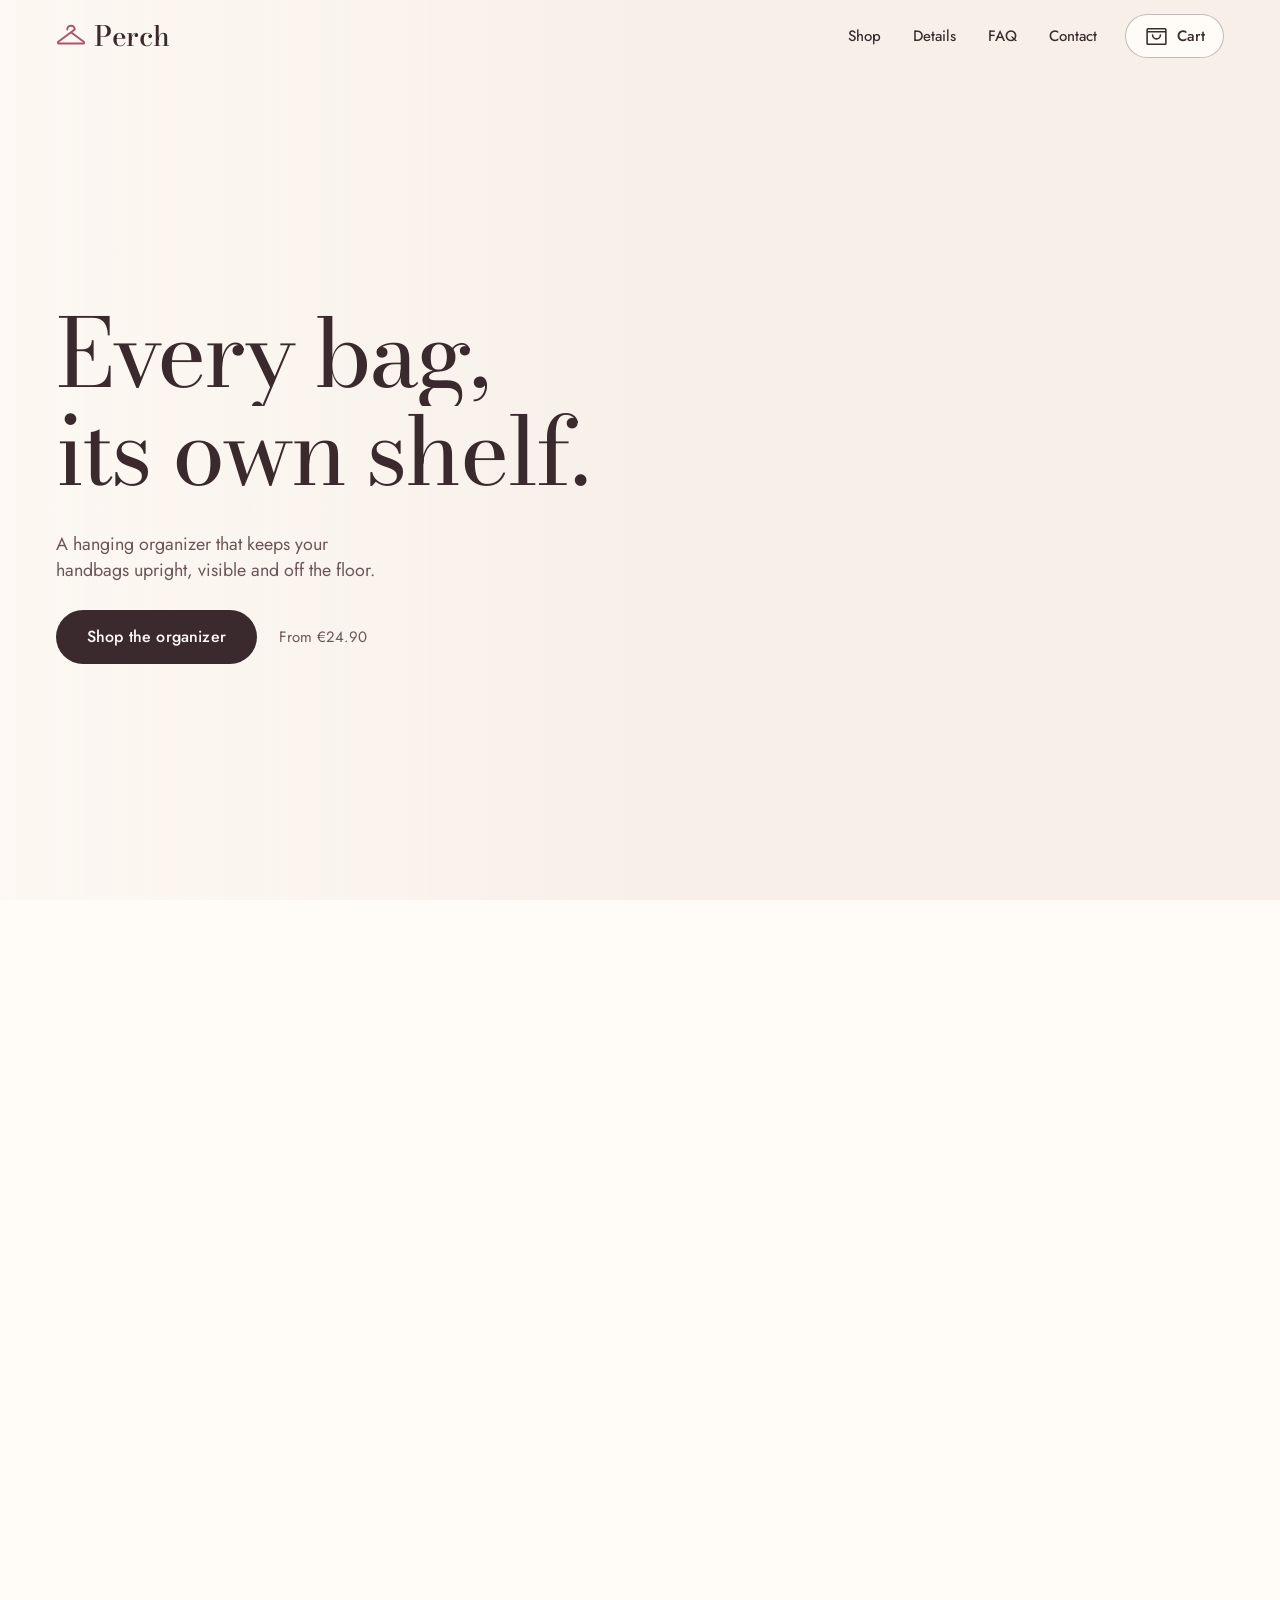
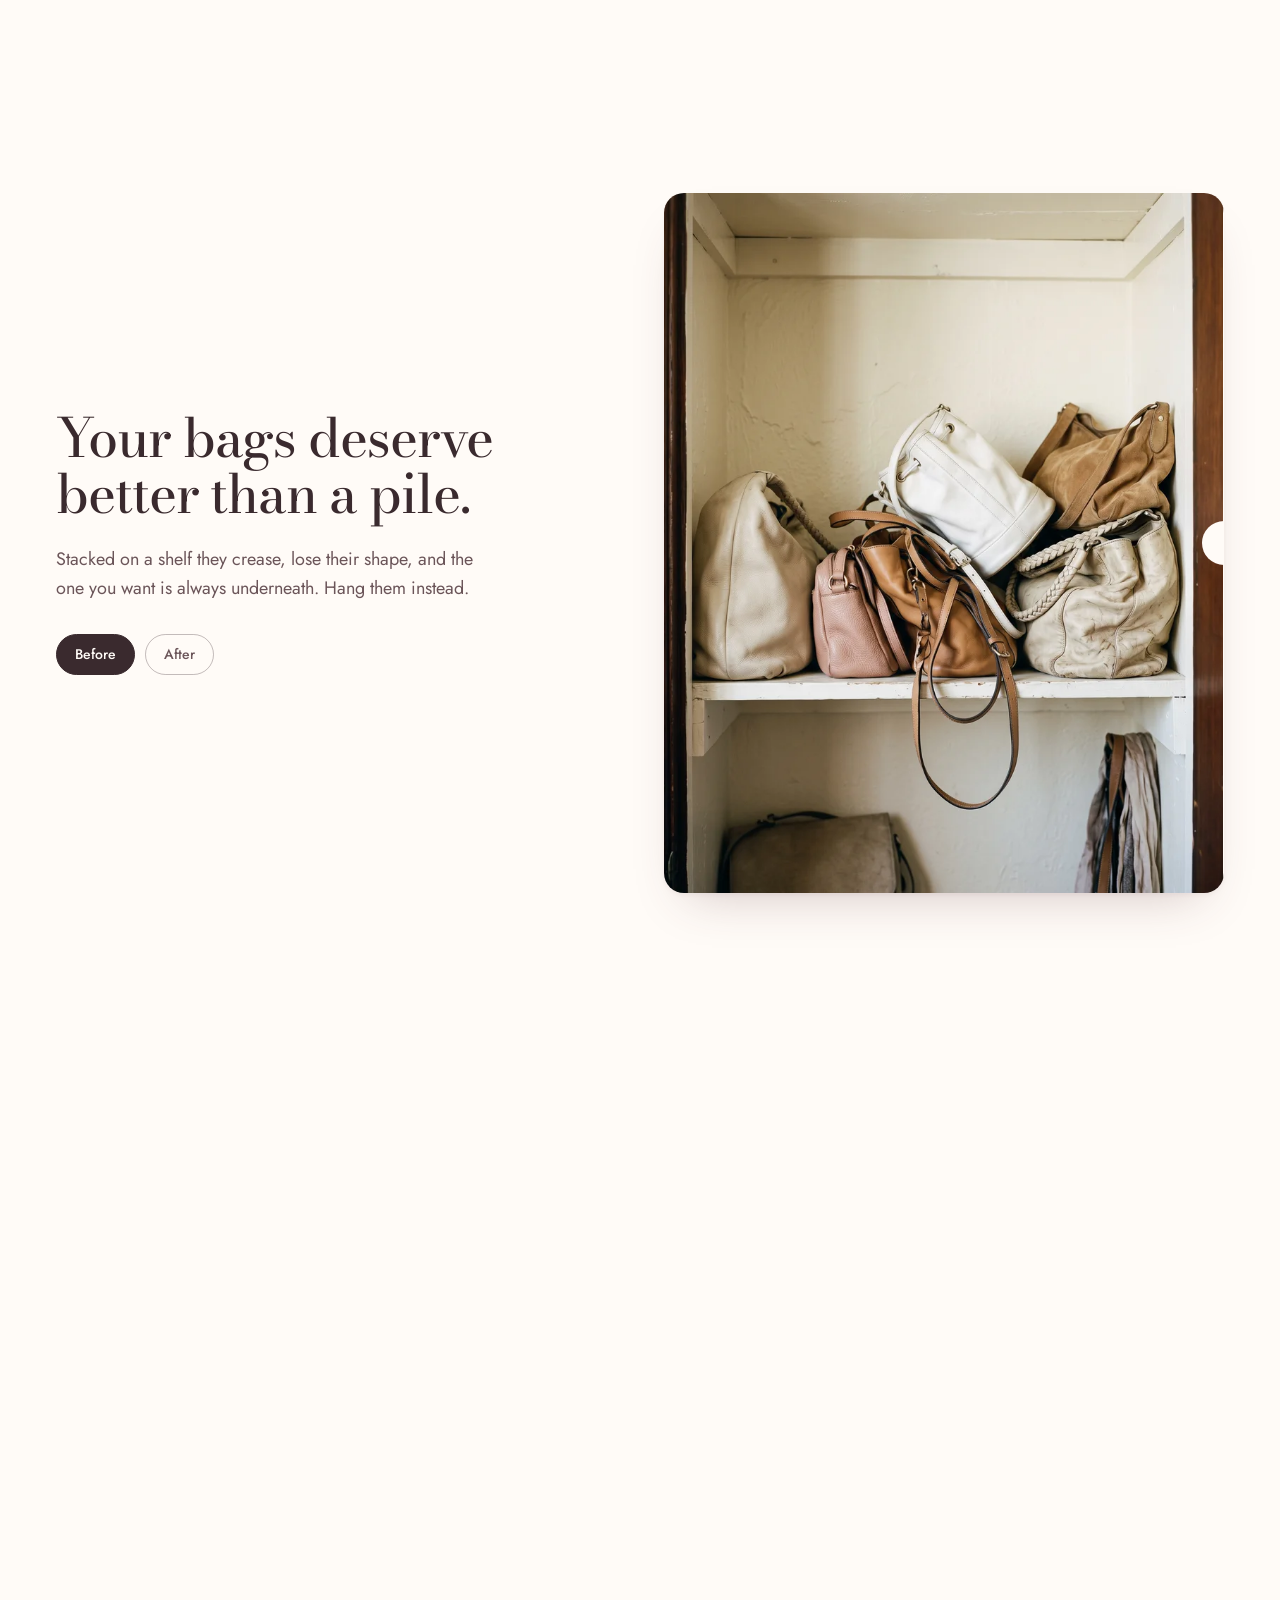
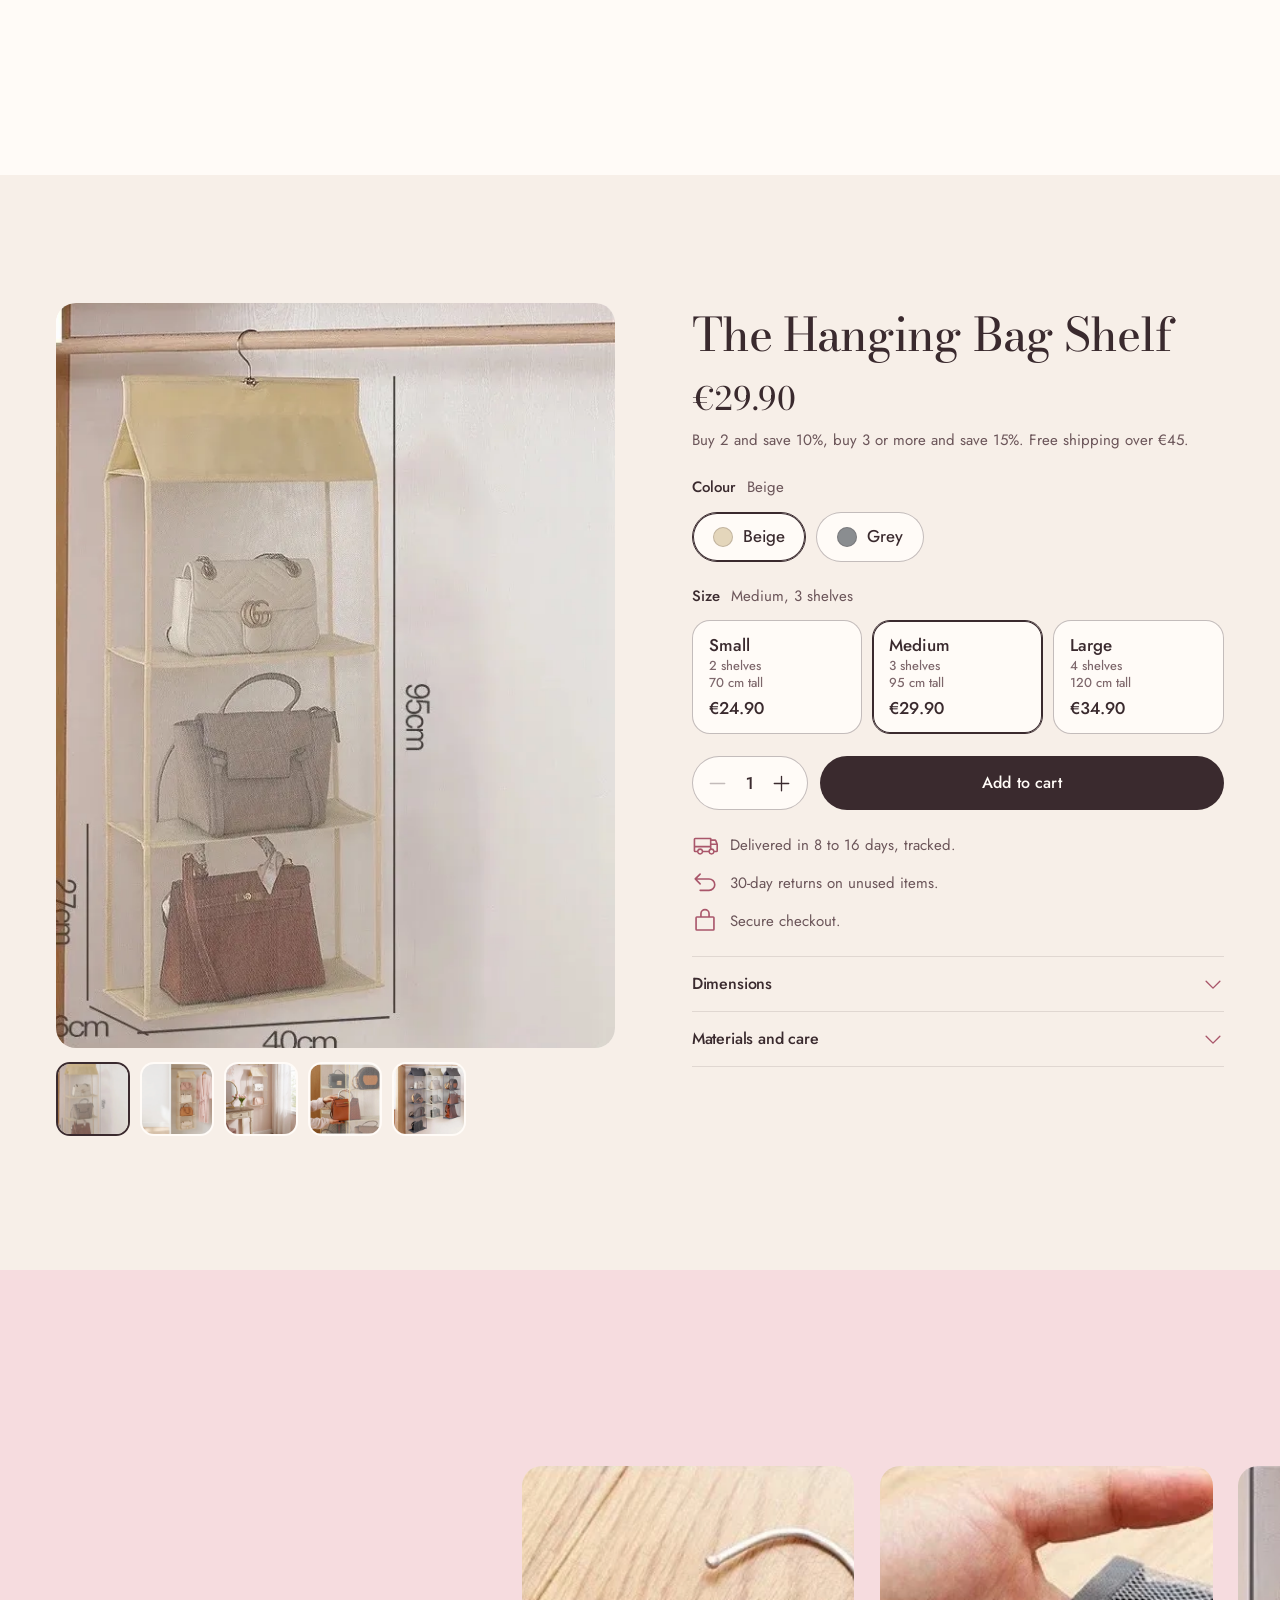
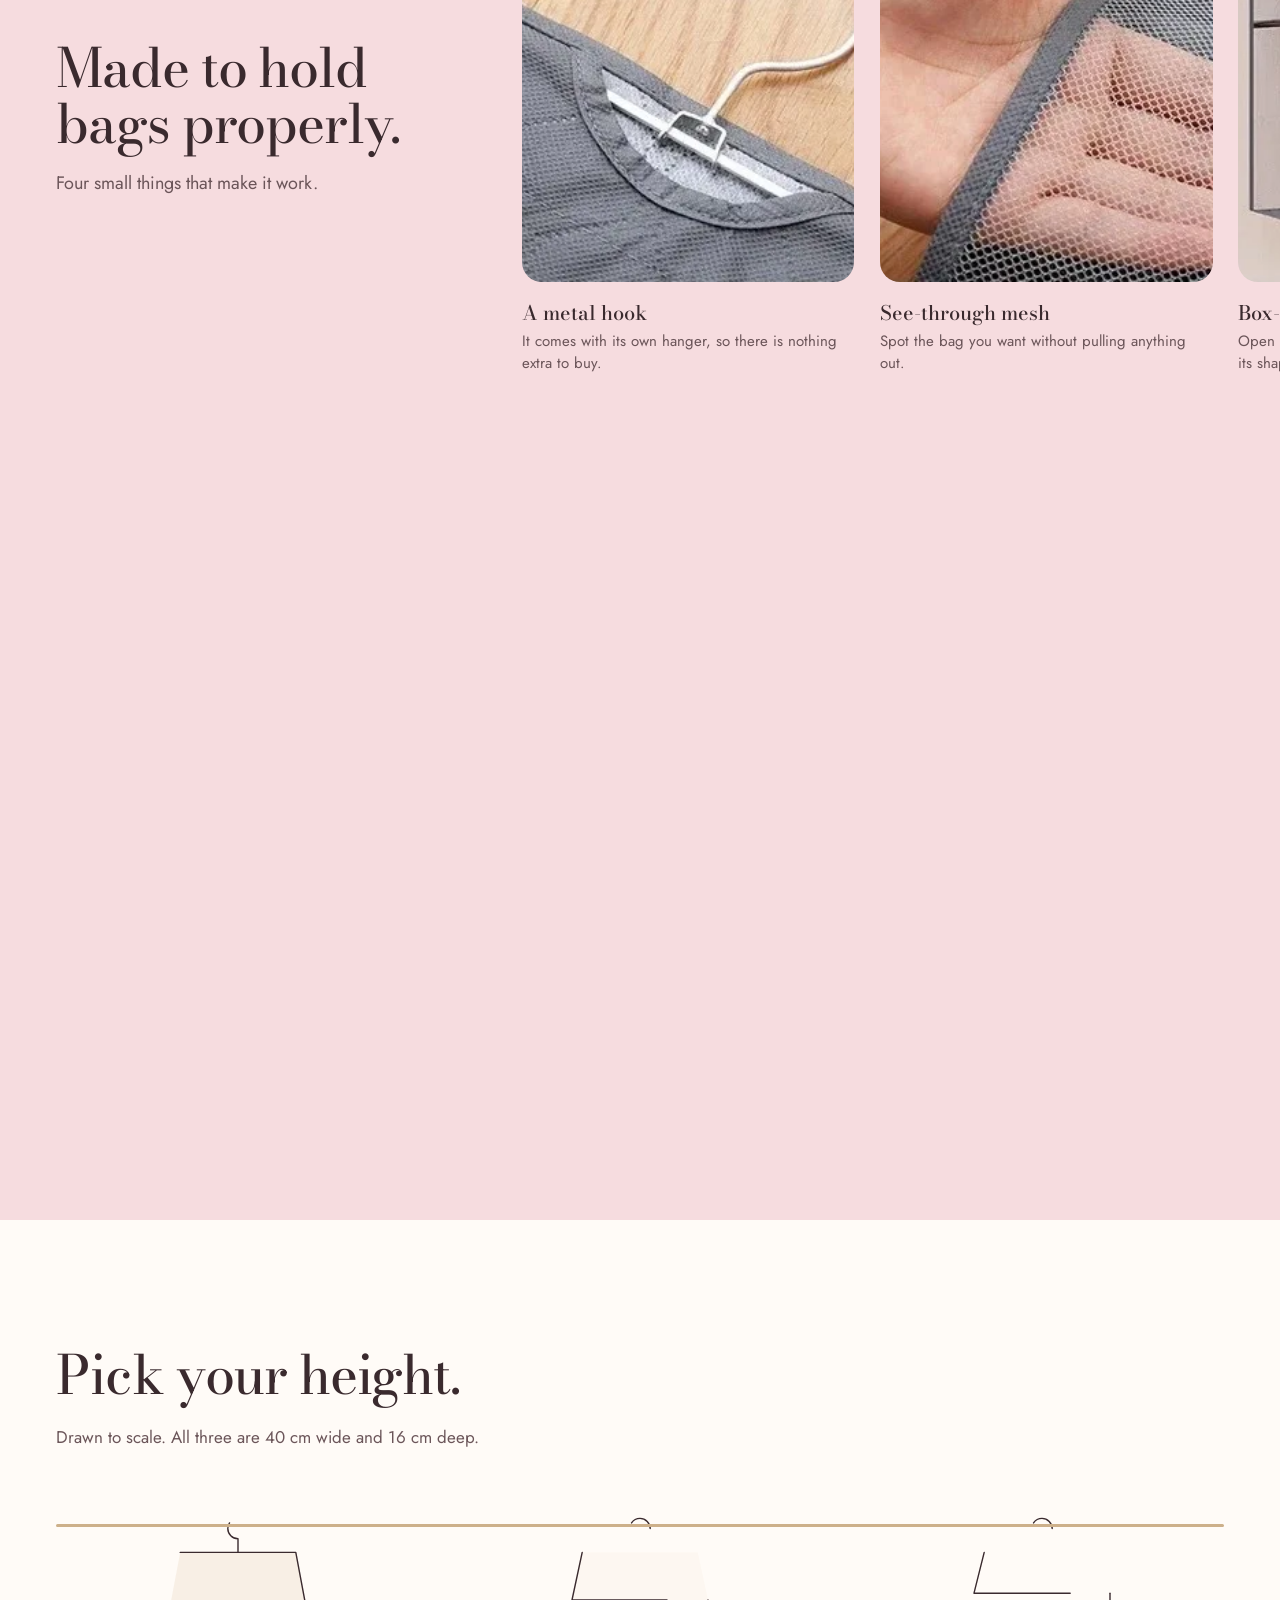
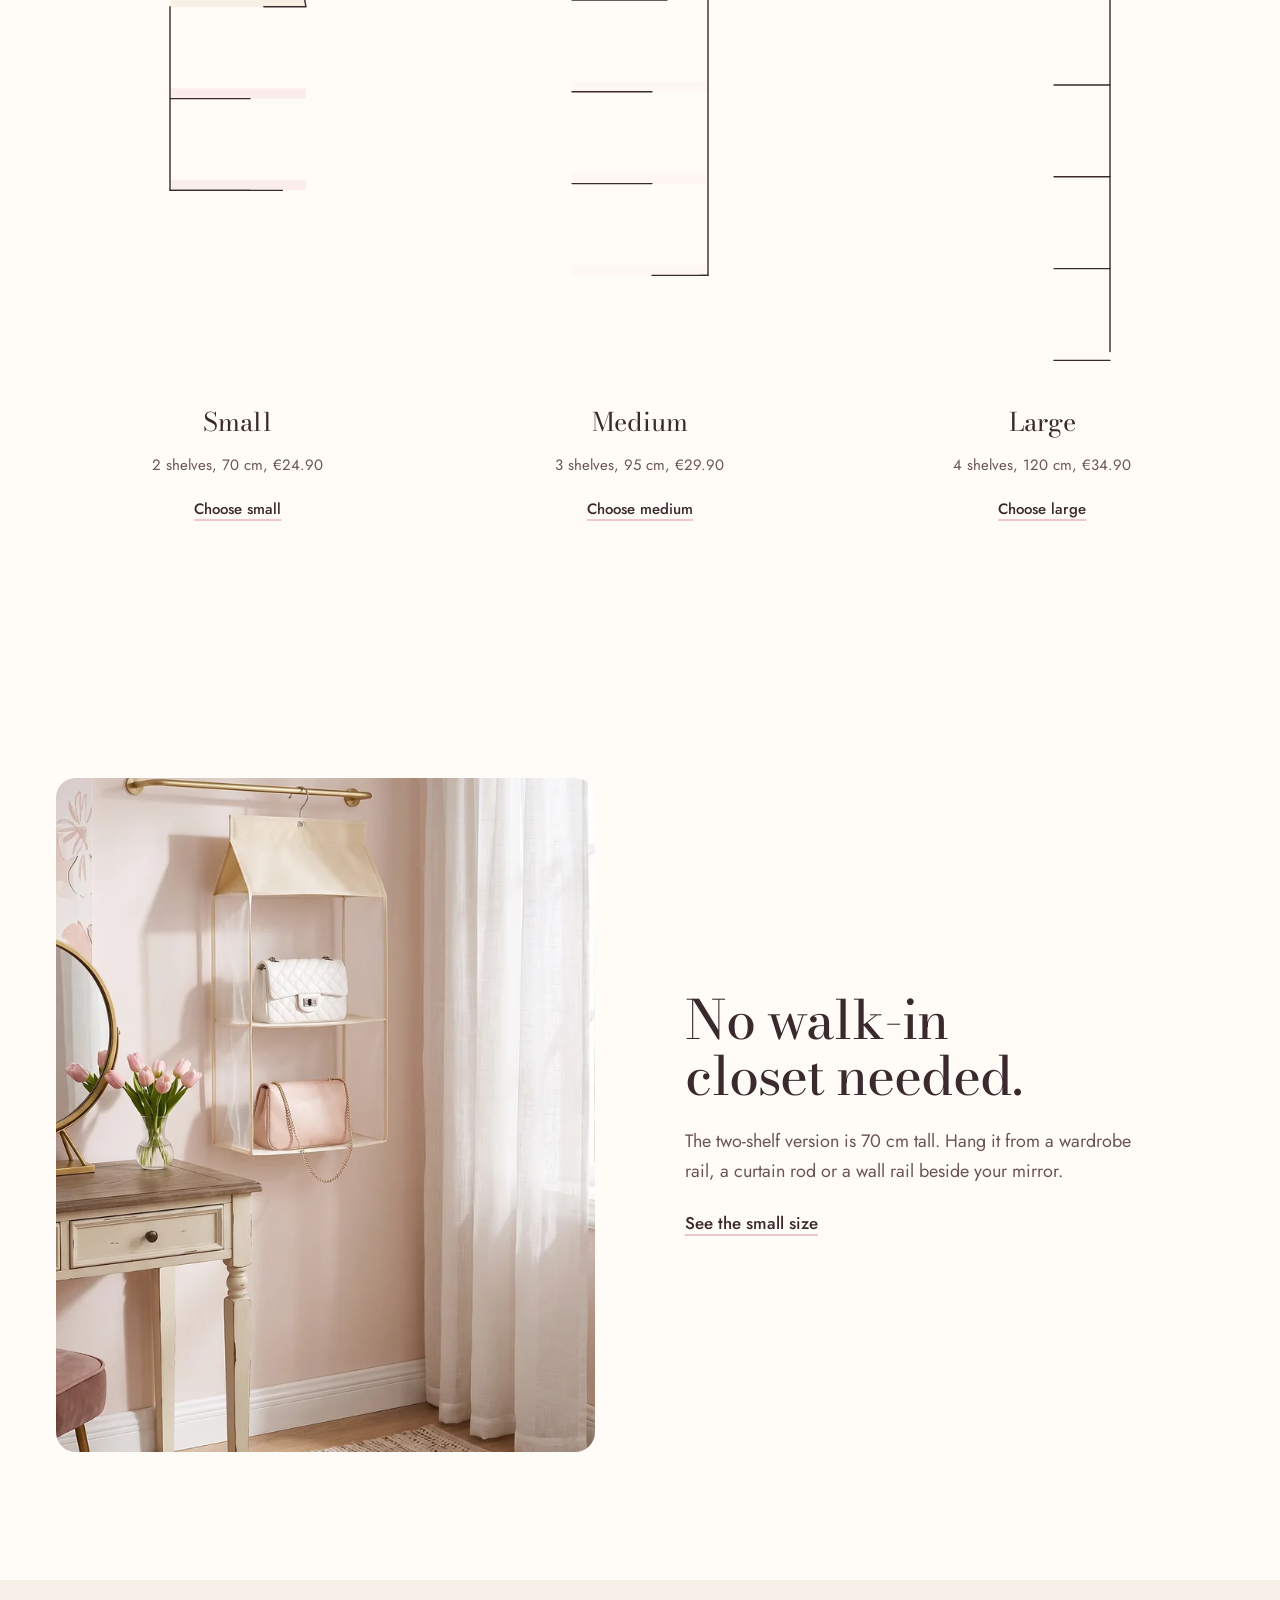
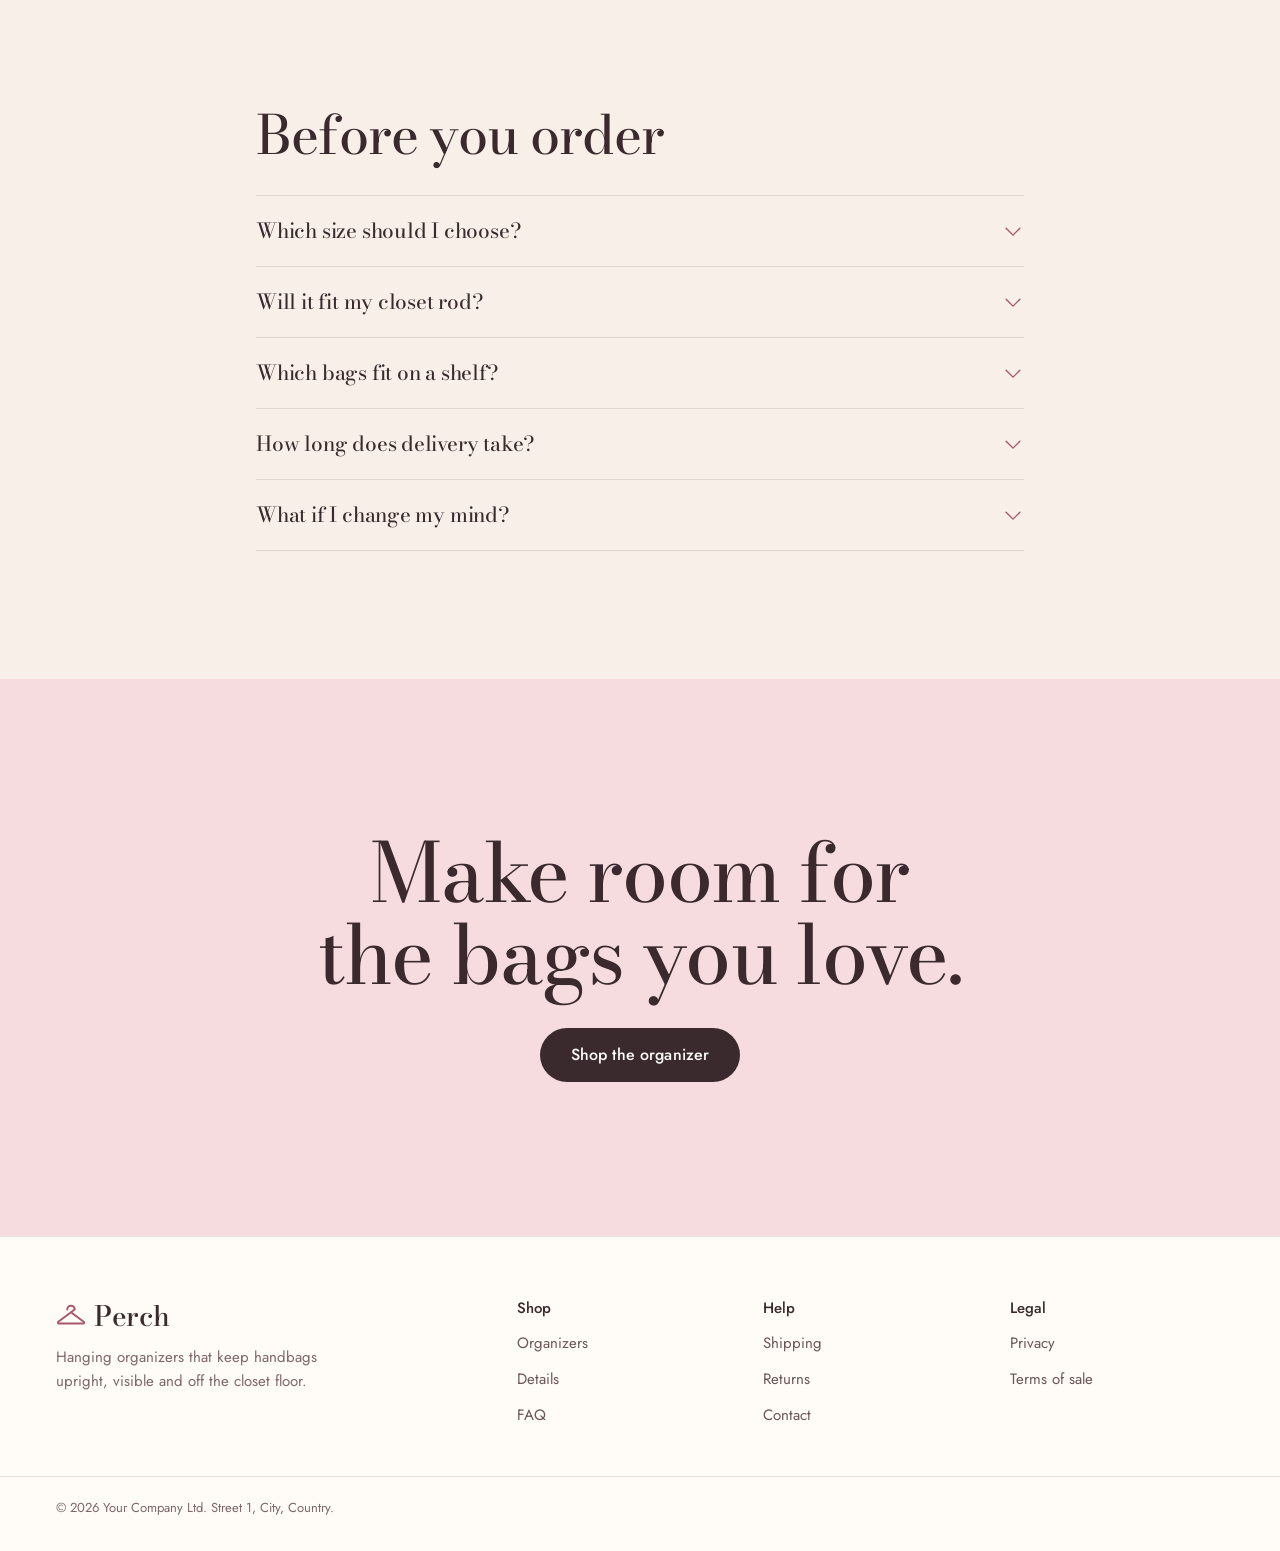
<file: index.html>
<!doctype html>
<html lang="en">
<head>
<meta charset="utf-8">
<meta name="viewport" content="width=device-width, initial-scale=1, viewport-fit=cover, interactive-widget=resizes-content">
<meta name="color-scheme" content="light">
<meta name="theme-color" media="(prefers-color-scheme: light)" content="#fffbf7">
<meta name="theme-color" media="(prefers-color-scheme: dark)" content="#fffbf7">
<title>Perch | Hanging handbag organizers</title>
<meta name="description" content="A hanging organizer that gives every handbag its own see-through shelf. Three sizes, beige or grey.">

<meta property="og:title" content="Perch | Hanging handbag organizers">
<meta property="og:description" content="A hanging organizer that gives every handbag its own see-through shelf. Three sizes, beige or grey.">
<meta property="og:type" content="website">
<meta property="og:image" content="https://juceviciussimas-max.github.io/perch-store/assets/img/ai-hero.jpg">
<link rel="icon" href="favicon.svg" type="image/svg+xml">
<link rel="preload" href="assets/fonts/bodoni-latin.woff2" as="font" type="font/woff2" crossorigin>
<link rel="preload" href="assets/fonts/jost-latin.woff2" as="font" type="font/woff2" crossorigin>
<link rel="stylesheet" href="assets/css/style.css">
<script>document.documentElement.classList.add('js')</script>
</head>
<body class="page-home">

<a class="skip" href="#main">Skip to content</a>
<header class="site-header" data-header>
  <div class="container site-header__row">
    <a class="brand" href="index.html" aria-label="Perch, home">
      <svg class="icon brand__mark" aria-hidden="true" focusable="false" width="1em" height="1em" xmlns="http://www.w3.org/2000/svg" viewBox="0 0 256 256" fill="currentColor"><path d="M241.57,171.2,141.33,96l23.46-17.6A8,8,0,0,0,168,72a40,40,0,1,0-80,0,8,8,0,0,0,16,0,24,24,0,0,1,47.69-3.78L123.34,89.49l-.28.21L14.43,171.2A16,16,0,0,0,24,200H232a16,16,0,0,0,9.6-28.8ZM232,184H24l104-78,104,78Z"/></svg><span class="brand__name">Perch</span>
    </a>
    <nav class="nav" aria-label="Main">
      <a href="index.html#shop">Shop</a>
      <a href="index.html#details">Details</a>
      <a href="index.html#faq">FAQ</a>
      <a href="contact.html">Contact</a>
    </nav>
    <button class="cart-btn" type="button" data-cart-open aria-label="Open cart, 0 items" aria-haspopup="dialog">
      <svg class="icon " aria-hidden="true" focusable="false" width="1em" height="1em" xmlns="http://www.w3.org/2000/svg" viewBox="0 0 256 256" fill="currentColor"><path d="M216,40H40A16,16,0,0,0,24,56V200a16,16,0,0,0,16,16H216a16,16,0,0,0,16-16V56A16,16,0,0,0,216,40Zm0,16V72H40V56Zm0,144H40V88H216V200Zm-40-88a48,48,0,0,1-96,0,8,8,0,0,1,16,0,32,32,0,0,0,64,0,8,8,0,0,1,16,0Z"/></svg><span class="cart-btn__label">Cart</span><span class="cart-btn__count" data-cart-count hidden>0</span>
    </button>
  </div>
</header>
<main id="main">
<section class="hero" data-hero aria-labelledby="hero-title">
  <div class="hero__stage">
    <picture class="hero__media" data-hero-media>
      <source media="(max-width: 760px)" srcset="assets/img/ai-hero-1100.webp">
      <img src="assets/img/ai-hero-1920.webp" width="1920" height="1072" alt="A beige four-shelf handbag organizer hanging on a gold rail in a cream and pink closet, each shelf holding one handbag" fetchpriority="high" decoding="async">
    </picture>
    <div class="hero__veil" aria-hidden="true"></div>
    <div class="container hero__inner">
      <div class="hero__copy" data-hero-copy>
        <h1 id="hero-title" class="hero__title">
          <span class="line"><span>Every bag,</span></span>
          <span class="line"><span>its own shelf.</span></span>
        </h1>
        <p class="hero__lead">A hanging organizer that keeps your handbags upright, visible and off the floor.</p>
        <div class="hero__cta">
          <a class="btn btn--primary" href="#shop" data-scroll-to>Shop the organizer</a>
          <span class="hero__price">From €24.90</span>
        </div>
      </div>
      <p class="hero__after" data-hero-after aria-hidden="true">Four shelves.<br>Not one pile.</p>
    </div>
  </div>
</section>

<section class="ba" data-ba aria-labelledby="ba-title">
  <div class="ba__stage">
    <div class="container ba__grid">
      <div class="ba__copy">
        <h2 id="ba-title">Your bags deserve better than a pile.</h2>
        <p>Stacked on a shelf they crease, lose their shape, and the one you want is always underneath. Hang them instead.</p>
        <div class="ba__labels" aria-hidden="true">
          <span class="ba__label is-active" data-ba-before>Before</span>
          <span class="ba__label" data-ba-after>After</span>
        </div>
      </div>
      <div class="ba__frame">
        <img class="ba__img ba__img--before" src="assets/img/ai-clutter-800.webp" srcset="assets/img/ai-clutter-800.webp 800w, assets/img/ai-clutter-1400.webp 1400w" sizes="(max-width: 860px) 92vw, 46vw" width="800" height="993" alt="Handbags piled and slumped on a closet shelf, straps tangled" loading="lazy" decoding="async">
        <div class="ba__after" data-ba-reveal>
          <img class="ba__img" src="assets/img/ai-vanity-800.webp" srcset="assets/img/ai-vanity-800.webp 800w, assets/img/ai-vanity-1400.webp 1400w" sizes="(max-width: 860px) 92vw, 46vw" width="800" height="993" alt="A two-shelf beige organizer on a gold rail beside a vanity, holding a white and a pale pink handbag" loading="lazy" decoding="async">
        </div>
        <span class="ba__handle" data-ba-handle aria-hidden="true"></span>
      </div>
    </div>
  </div>
</section>

<section class="section shop" id="shop" aria-labelledby="product-title">
  <div class="container shop__grid">
    <div class="gallery" data-gallery>
      <div class="gallery__main">
        <img data-gallery-main src="assets/img/var-beige-m.webp" width="585" height="800" alt="Beige hanging organizer, medium, three shelves" decoding="async">
      </div>
      <ul class="gallery__thumbs" data-gallery-thumbs aria-label="Product photos"></ul>
    </div>

    <div class="buybox" id="buybox" data-buybox>
      <h2 id="product-title">The Hanging Bag Shelf</h2>
      <p class="price"><span data-price>&nbsp;</span></p>
      <p class="price-note">Buy 2 and save 10%, buy 3 or more and save 15%. Free shipping over €45.</p>

      <fieldset class="opt">
        <legend>Colour <span data-color-name>Beige</span></legend>
        <div class="opt__row" data-color-options role="radiogroup" aria-label="Colour"></div>
      </fieldset>

      <fieldset class="opt">
        <legend>Size <span data-size-name>Medium</span></legend>
        <div class="opt__row opt__row--sizes" data-size-options role="radiogroup" aria-label="Size"></div>
      </fieldset>

      <div class="buy-actions">
        <div class="qty" role="group" aria-label="Quantity">
          <button class="qty__btn" type="button" data-qty-minus aria-label="Decrease quantity"><svg class="icon " aria-hidden="true" focusable="false" width="1em" height="1em" xmlns="http://www.w3.org/2000/svg" viewBox="0 0 256 256" fill="currentColor"><path d="M224,128a8,8,0,0,1-8,8H40a8,8,0,0,1,0-16H216A8,8,0,0,1,224,128Z"/></svg></button>
          <output class="qty__val" data-qty aria-live="polite">1</output>
          <button class="qty__btn" type="button" data-qty-plus aria-label="Increase quantity"><svg class="icon " aria-hidden="true" focusable="false" width="1em" height="1em" xmlns="http://www.w3.org/2000/svg" viewBox="0 0 256 256" fill="currentColor"><path d="M224,128a8,8,0,0,1-8,8H136v80a8,8,0,0,1-16,0V136H40a8,8,0,0,1,0-16h80V40a8,8,0,0,1,16,0v80h80A8,8,0,0,1,224,128Z"/></svg></button>
        </div>
        <button class="btn btn--primary btn--grow" type="button" data-add>
          <span class="btn__label" data-add-label>Add to cart</span>
        </button>
      </div>

      <ul class="assure">
        <li><svg class="icon " aria-hidden="true" focusable="false" width="1em" height="1em" xmlns="http://www.w3.org/2000/svg" viewBox="0 0 256 256" fill="currentColor"><path d="M255.42,117l-14-35A15.93,15.93,0,0,0,226.58,72H192V64a8,8,0,0,0-8-8H32A16,16,0,0,0,16,72V184a16,16,0,0,0,16,16H49a32,32,0,0,0,62,0h50a32,32,0,0,0,62,0h17a16,16,0,0,0,16-16V120A7.94,7.94,0,0,0,255.42,117ZM192,88h34.58l9.6,24H192ZM32,72H176v64H32ZM80,208a16,16,0,1,1,16-16A16,16,0,0,1,80,208Zm81-24H111a32,32,0,0,0-62,0H32V152H176v12.31A32.11,32.11,0,0,0,161,184Zm31,24a16,16,0,1,1,16-16A16,16,0,0,1,192,208Zm48-24H223a32.06,32.06,0,0,0-31-24V128h48Z"/></svg><span>Delivered in 8 to 16 days, tracked.</span></li>
        <li><svg class="icon " aria-hidden="true" focusable="false" width="1em" height="1em" xmlns="http://www.w3.org/2000/svg" viewBox="0 0 256 256" fill="currentColor"><path d="M232,144a64.07,64.07,0,0,1-64,64H80a8,8,0,0,1,0-16h88a48,48,0,0,0,0-96H51.31l34.35,34.34a8,8,0,0,1-11.32,11.32l-48-48a8,8,0,0,1,0-11.32l48-48A8,8,0,0,1,85.66,45.66L51.31,80H168A64.07,64.07,0,0,1,232,144Z"/></svg><span>30-day returns on unused items.</span></li>
        <li><svg class="icon " aria-hidden="true" focusable="false" width="1em" height="1em" xmlns="http://www.w3.org/2000/svg" viewBox="0 0 256 256" fill="currentColor"><path d="M208,80H176V56a48,48,0,0,0-96,0V80H48A16,16,0,0,0,32,96V208a16,16,0,0,0,16,16H208a16,16,0,0,0,16-16V96A16,16,0,0,0,208,80ZM96,56a32,32,0,0,1,64,0V80H96ZM208,208H48V96H208V208Z"/></svg><span>Secure checkout.</span></li>
      </ul>

      <div class="acc acc--tight" data-acc>
        <div class="acc__item">
          <h3><button class="acc__btn" type="button" aria-expanded="false" aria-controls="acc-size">Dimensions<span class="acc__icon"><svg class="icon " aria-hidden="true" focusable="false" width="1em" height="1em" xmlns="http://www.w3.org/2000/svg" viewBox="0 0 256 256" fill="currentColor"><path d="M213.66,101.66l-80,80a8,8,0,0,1-11.32,0l-80-80A8,8,0,0,1,53.66,90.34L128,164.69l74.34-74.35a8,8,0,0,1,11.32,11.32Z"/></svg></span></button></h3>
          <div class="acc__panel" id="acc-size" role="region"><div><div class="dims">
            <p><strong>Small</strong> 2 shelves, 70 cm tall</p>
            <p><strong>Medium</strong> 3 shelves, 95 cm tall</p>
            <p><strong>Large</strong> 4 shelves, 120 cm tall</p>
            <p class="dims__shared">All sizes are 40 cm wide and 16 cm deep. Each shelf is 27 cm high.</p>
          </div></div></div>
        </div>
        <div class="acc__item">
          <h3><button class="acc__btn" type="button" aria-expanded="false" aria-controls="acc-mat">Materials and care<span class="acc__icon"><svg class="icon " aria-hidden="true" focusable="false" width="1em" height="1em" xmlns="http://www.w3.org/2000/svg" viewBox="0 0 256 256" fill="currentColor"><path d="M213.66,101.66l-80,80a8,8,0,0,1-11.32,0l-80-80A8,8,0,0,1,53.66,90.34L128,164.69l74.34-74.35a8,8,0,0,1,11.32,11.32Z"/></svg></span></button></h3>
          <div class="acc__panel" id="acc-mat" role="region"><div><p>Printed non-woven fabric, see-through mesh panels and a metal hanger. Folds flat when you are not using it. Wipe with a damp cloth, do not machine wash.</p></div></div>
        </div>
      </div>
    </div>
  </div>
</section>

<section class="details" id="details" data-details aria-labelledby="details-title">
  <div class="details__pin">
    <div class="details__track" data-details-track>
      <div class="details__intro">
        <h2 id="details-title">Made to hold bags properly.</h2>
        <p>Four small things that make it work.</p>
      </div>
      <figure class="detail">
        <img src="assets/img/detail-hanger.webp" width="320" height="304" alt="Metal hanger clipped to the top flap of the organizer" loading="lazy" decoding="async">
        <figcaption><strong>A metal hook</strong><span>It comes with its own hanger, so there is nothing extra to buy.</span></figcaption>
      </figure>
      <figure class="detail">
        <img src="assets/img/detail-mesh.webp" width="320" height="304" alt="Close-up of the fine see-through mesh panel held against a hand" loading="lazy" decoding="async">
        <figcaption><strong>See-through mesh</strong><span>Spot the bag you want without pulling anything out.</span></figcaption>
      </figure>
      <figure class="detail">
        <img src="assets/img/detail-box.webp" width="320" height="305" alt="Two shelves holding a taupe handbag and a red bucket bag" loading="lazy" decoding="async">
        <figcaption><strong>Box-shaped shelves</strong><span>Open shelves, 27 cm high each, so a bag keeps its shape.</span></figcaption>
      </figure>
      <figure class="detail">
        <img src="assets/img/close-up.webp" width="800" height="800" alt="A hand placing a leather handbag onto a beige mesh shelf" loading="lazy" decoding="async">
        <figcaption><strong>Lift one out</strong><span>Every shelf is open at the front. The rest stay where they are.</span></figcaption>
      </figure>
    </div>
  </div>
</section>

<section class="section sizes" id="sizes" aria-labelledby="sizes-title">
  <div class="container">
    <h2 id="sizes-title" class="section__title">Pick your height.</h2>
    <p class="sizes__lead">Drawn to scale. All three are 40 cm wide and 16 cm deep.</p>
    <div class="sizes__row" data-sizes></div>
  </div>
</section>

<section class="section editorial" aria-labelledby="ed-title">
  <div class="container editorial__grid">
    <figure class="editorial__media" data-parallax>
      <img src="assets/img/ai-vanity-800.webp" srcset="assets/img/ai-vanity-800.webp 800w, assets/img/ai-vanity-1400.webp 1400w" sizes="(max-width: 860px) 92vw, 50vw" width="800" height="993" alt="A small two-shelf organizer hanging beside a cream vanity in a blush pink bedroom" loading="lazy" decoding="async">
    </figure>
    <div class="editorial__copy">
      <h2 id="ed-title">No walk-in closet needed.</h2>
      <p>The two-shelf version is 70 cm tall. Hang it from a wardrobe rail, a curtain rod or a wall rail beside your mirror.</p>
      <a class="text-link" href="#shop" data-scroll-to data-pick-size="s">See the small size</a>
    </div>
  </div>
</section>

<section class="section faq" id="faq" aria-labelledby="faq-title">
  <div class="container faq__wrap">
    <h2 id="faq-title" class="section__title">Before you order</h2>
    <div class="acc" data-acc>
      <div class="acc__item">
        <h3><button class="acc__btn" type="button" aria-expanded="false" aria-controls="q1">Which size should I choose?<span class="acc__icon"><svg class="icon " aria-hidden="true" focusable="false" width="1em" height="1em" xmlns="http://www.w3.org/2000/svg" viewBox="0 0 256 256" fill="currentColor"><path d="M213.66,101.66l-80,80a8,8,0,0,1-11.32,0l-80-80A8,8,0,0,1,53.66,90.34L128,164.69l74.34-74.35a8,8,0,0,1,11.32,11.32Z"/></svg></span></button></h3>
        <div class="acc__panel" id="q1" role="region"><div><p>Count the bags you want to store and measure the free space below your rod. Small is 70 cm tall with 2 shelves, Medium is 95 cm with 3 shelves, Large is 120 cm with 4 shelves.</p></div></div>
      </div>
      <div class="acc__item">
        <h3><button class="acc__btn" type="button" aria-expanded="false" aria-controls="q2">Will it fit my closet rod?<span class="acc__icon"><svg class="icon " aria-hidden="true" focusable="false" width="1em" height="1em" xmlns="http://www.w3.org/2000/svg" viewBox="0 0 256 256" fill="currentColor"><path d="M213.66,101.66l-80,80a8,8,0,0,1-11.32,0l-80-80A8,8,0,0,1,53.66,90.34L128,164.69l74.34-74.35a8,8,0,0,1,11.32,11.32Z"/></svg></span></button></h3>
        <div class="acc__panel" id="q2" role="region"><div><p>It hangs from a metal hook and suits a standard closet rod. If your rod is unusually thick, write to us before you order and we will check.</p></div></div>
      </div>
      <div class="acc__item">
        <h3><button class="acc__btn" type="button" aria-expanded="false" aria-controls="q3">Which bags fit on a shelf?<span class="acc__icon"><svg class="icon " aria-hidden="true" focusable="false" width="1em" height="1em" xmlns="http://www.w3.org/2000/svg" viewBox="0 0 256 256" fill="currentColor"><path d="M213.66,101.66l-80,80a8,8,0,0,1-11.32,0l-80-80A8,8,0,0,1,53.66,90.34L128,164.69l74.34-74.35a8,8,0,0,1,11.32,11.32Z"/></svg></span></button></h3>
        <div class="acc__panel" id="q3" role="region"><div><p>Each shelf is 40 cm wide, 16 cm deep and 27 cm high. Small and medium handbags, shoulder bags and clutches fit well. Very bulky totes may not.</p></div></div>
      </div>
      <div class="acc__item">
        <h3><button class="acc__btn" type="button" aria-expanded="false" aria-controls="q4">How long does delivery take?<span class="acc__icon"><svg class="icon " aria-hidden="true" focusable="false" width="1em" height="1em" xmlns="http://www.w3.org/2000/svg" viewBox="0 0 256 256" fill="currentColor"><path d="M213.66,101.66l-80,80a8,8,0,0,1-11.32,0l-80-80A8,8,0,0,1,53.66,90.34L128,164.69l74.34-74.35a8,8,0,0,1,11.32,11.32Z"/></svg></span></button></h3>
        <div class="acc__panel" id="q4" role="region"><div><p>Delivery takes 8 to 16 days. Orders ship from an overseas warehouse and you get a tracking link by email as soon as your parcel is on its way. <a href="shipping.html">Shipping details</a>.</p></div></div>
      </div>
      <div class="acc__item">
        <h3><button class="acc__btn" type="button" aria-expanded="false" aria-controls="q5">What if I change my mind?<span class="acc__icon"><svg class="icon " aria-hidden="true" focusable="false" width="1em" height="1em" xmlns="http://www.w3.org/2000/svg" viewBox="0 0 256 256" fill="currentColor"><path d="M213.66,101.66l-80,80a8,8,0,0,1-11.32,0l-80-80A8,8,0,0,1,53.66,90.34L128,164.69l74.34-74.35a8,8,0,0,1,11.32,11.32Z"/></svg></span></button></h3>
        <div class="acc__panel" id="q5" role="region"><div><p>Return an unused organizer within 30 days of delivery. If it arrives damaged or not as described, we replace it or refund you. <a href="returns.html">How returns work</a>.</p></div></div>
      </div>
    </div>
  </div>
</section>

<section class="closer" aria-labelledby="closer-title">
  <div class="container closer__inner">
    <h2 id="closer-title">Make room for the bags you love.</h2>
    <a class="btn btn--primary" href="#shop" data-scroll-to>Shop the organizer</a>
  </div>
</section>

<div class="buybar" data-buybar hidden>
  <div class="buybar__info"><strong data-buybar-price></strong><span data-buybar-label></span></div>
  <button class="btn btn--primary" type="button" data-buybar-add>Add to cart</button>
</div>

</main>

<footer class="site-footer">
  <div class="container site-footer__grid">
    <div class="site-footer__brand">
      <a class="brand" href="index.html"><svg class="icon brand__mark" aria-hidden="true" focusable="false" width="1em" height="1em" xmlns="http://www.w3.org/2000/svg" viewBox="0 0 256 256" fill="currentColor"><path d="M241.57,171.2,141.33,96l23.46-17.6A8,8,0,0,0,168,72a40,40,0,1,0-80,0,8,8,0,0,0,16,0,24,24,0,0,1,47.69-3.78L123.34,89.49l-.28.21L14.43,171.2A16,16,0,0,0,24,200H232a16,16,0,0,0,9.6-28.8ZM232,184H24l104-78,104,78Z"/></svg><span class="brand__name">Perch</span></a>
      <p>Hanging organizers that keep handbags upright, visible and off the closet floor.</p>
    </div>
    <nav aria-label="Shop">
      <h2>Shop</h2>
      <ul>
        <li><a href="index.html#shop">Organizers</a></li>
        <li><a href="index.html#details">Details</a></li>
        <li><a href="index.html#faq">FAQ</a></li>
      </ul>
    </nav>
    <nav aria-label="Help">
      <h2>Help</h2>
      <ul>
        <li><a href="shipping.html">Shipping</a></li>
        <li><a href="returns.html">Returns</a></li>
        <li><a href="contact.html">Contact</a></li>
      </ul>
    </nav>
    <nav aria-label="Legal">
      <h2>Legal</h2>
      <ul>
        <li><a href="privacy.html">Privacy</a></li>
        <li><a href="terms.html">Terms of sale</a></li>
      </ul>
    </nav>
  </div>
  <div class="container site-footer__legal">
    <p>&copy; 2026 Your Company Ltd. Street 1, City, Country. </p>
  </div>
</footer>

<div class="drawer" data-drawer hidden>
  <div class="drawer__scrim" data-cart-close></div>
  <aside class="drawer__panel" role="dialog" aria-modal="true" aria-labelledby="drawer-title" tabindex="-1">
    <div class="drawer__head">
      <h2 id="drawer-title">Your cart</h2>
      <button class="icon-btn" type="button" data-cart-close aria-label="Close cart"><svg class="icon " aria-hidden="true" focusable="false" width="1em" height="1em" xmlns="http://www.w3.org/2000/svg" viewBox="0 0 256 256" fill="currentColor"><path d="M205.66,194.34a8,8,0,0,1-11.32,11.32L128,139.31,61.66,205.66a8,8,0,0,1-11.32-11.32L116.69,128,50.34,61.66A8,8,0,0,1,61.66,50.34L128,116.69l66.34-66.35a8,8,0,0,1,11.32,11.32L139.31,128Z"/></svg></button>
    </div>
    <div class="drawer__body" data-drawer-body></div>
    <div class="drawer__foot" data-drawer-foot></div>
  </aside>
</div>
<div class="sr-only" aria-live="polite" data-live></div>
<script src="assets/js/config.js"></script>
<script src="assets/js/app.js"></script>
<script src="assets/vendor/gsap.min.js"></script>
<script src="assets/vendor/ScrollTrigger.min.js"></script>
<script src="assets/js/home.js"></script>
</body>
</html>
</file>
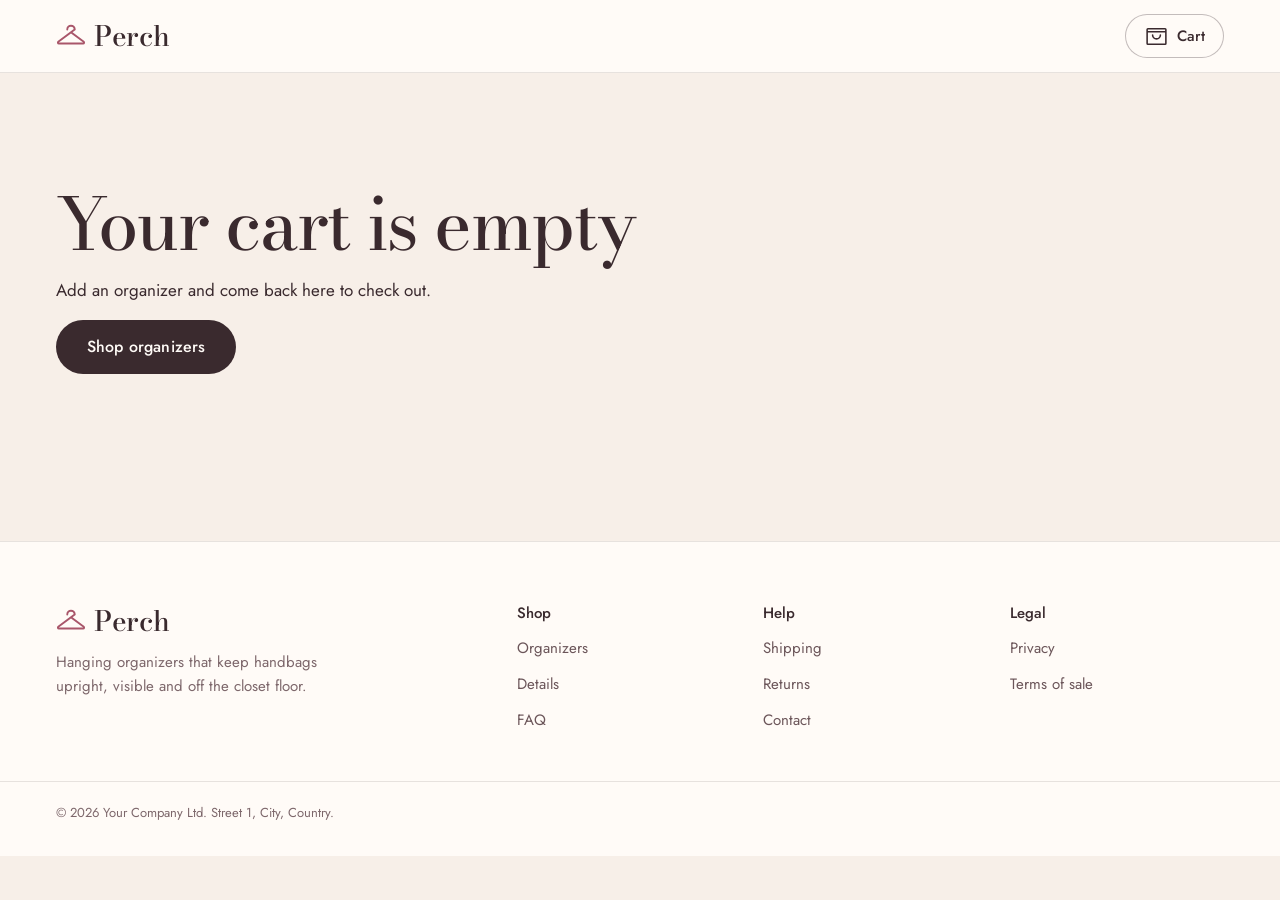
<file: checkout.html>
<!doctype html>
<html lang="en">
<head>
<meta charset="utf-8">
<meta name="viewport" content="width=device-width, initial-scale=1, viewport-fit=cover, interactive-widget=resizes-content">
<meta name="color-scheme" content="light">
<meta name="theme-color" media="(prefers-color-scheme: light)" content="#fffbf7">
<meta name="theme-color" media="(prefers-color-scheme: dark)" content="#fffbf7">
<title>Checkout | Perch</title>
<meta name="description" content="Secure checkout.">
<meta name="robots" content="noindex">
<meta property="og:title" content="Checkout | Perch">
<meta property="og:description" content="Secure checkout.">
<meta property="og:type" content="website">
<meta property="og:image" content="https://juceviciussimas-max.github.io/perch-store/assets/img/ai-hero.jpg">
<link rel="icon" href="favicon.svg" type="image/svg+xml">
<link rel="preload" href="assets/fonts/bodoni-latin.woff2" as="font" type="font/woff2" crossorigin>
<link rel="preload" href="assets/fonts/jost-latin.woff2" as="font" type="font/woff2" crossorigin>
<link rel="stylesheet" href="assets/css/style.css">
<script>document.documentElement.classList.add('js')</script>
</head>
<body class="page-checkout">

<a class="skip" href="#main">Skip to content</a>
<header class="site-header" data-header>
  <div class="container site-header__row">
    <a class="brand" href="index.html" aria-label="Perch, home">
      <svg class="icon brand__mark" aria-hidden="true" focusable="false" width="1em" height="1em" xmlns="http://www.w3.org/2000/svg" viewBox="0 0 256 256" fill="currentColor"><path d="M241.57,171.2,141.33,96l23.46-17.6A8,8,0,0,0,168,72a40,40,0,1,0-80,0,8,8,0,0,0,16,0,24,24,0,0,1,47.69-3.78L123.34,89.49l-.28.21L14.43,171.2A16,16,0,0,0,24,200H232a16,16,0,0,0,9.6-28.8ZM232,184H24l104-78,104,78Z"/></svg><span class="brand__name">Perch</span>
    </a>
    
    <button class="cart-btn" type="button" data-cart-open aria-label="Open cart, 0 items" aria-haspopup="dialog">
      <svg class="icon " aria-hidden="true" focusable="false" width="1em" height="1em" xmlns="http://www.w3.org/2000/svg" viewBox="0 0 256 256" fill="currentColor"><path d="M216,40H40A16,16,0,0,0,24,56V200a16,16,0,0,0,16,16H216a16,16,0,0,0,16-16V56A16,16,0,0,0,216,40Zm0,16V72H40V56Zm0,144H40V88H216V200Zm-40-88a48,48,0,0,1-96,0,8,8,0,0,1,16,0,32,32,0,0,0,64,0,8,8,0,0,1,16,0Z"/></svg><span class="cart-btn__label">Cart</span><span class="cart-btn__count" data-cart-count hidden>0</span>
    </button>
  </div>
</header>
<main id="main">
<div class="container checkout" data-checkout>
  <div class="checkout__empty" data-empty hidden>
    <h1>Your cart is empty</h1>
    <p>Add an organizer and come back here to check out.</p>
    <a class="btn btn--primary" href="index.html#shop">Shop organizers</a>
  </div>

  <div class="checkout__grid" data-main hidden>
    <form class="co-form" data-form novalidate>
      <h1>Checkout</h1>

      <section class="co-block" aria-labelledby="co-contact">
        <h2 id="co-contact">Contact</h2>
        <div class="field">
          <label for="f-email">Email</label>
          <input id="f-email" name="email" type="email" inputmode="email" autocomplete="email" autocapitalize="none" autocorrect="off" spellcheck="false" required aria-describedby="e-email">
          <p class="field__hint" id="h-email">We send your tracking link here.</p>
          <p class="field__error" id="e-email" role="alert" hidden></p>
        </div>
      </section>

      <section class="co-block" aria-labelledby="co-address">
        <h2 id="co-address">Delivery address</h2>
        <div class="field-row">
          <div class="field">
            <label for="f-first">First name</label>
            <input id="f-first" name="firstName" type="text" autocomplete="given-name" required aria-describedby="e-first">
            <p class="field__error" id="e-first" role="alert" hidden></p>
          </div>
          <div class="field">
            <label for="f-last">Last name</label>
            <input id="f-last" name="lastName" type="text" autocomplete="family-name" required aria-describedby="e-last">
            <p class="field__error" id="e-last" role="alert" hidden></p>
          </div>
        </div>
        <div class="field">
          <label for="f-country">Country</label>
          <select id="f-country" name="country" autocomplete="country" required aria-describedby="e-country"></select>
          <p class="field__error" id="e-country" role="alert" hidden></p>
        </div>
        <div class="field">
          <label for="f-address">Address</label>
          <input id="f-address" name="address1" type="text" autocomplete="address-line1" required aria-describedby="e-address">
          <p class="field__error" id="e-address" role="alert" hidden></p>
        </div>
        <div class="field">
          <label for="f-address2">Apartment, suite, etc. <span class="opt-tag">optional</span></label>
          <input id="f-address2" name="address2" type="text" autocomplete="address-line2">
        </div>
        <div class="field-row">
          <div class="field">
            <label for="f-postal">Postal code</label>
            <input id="f-postal" name="postal" type="text" autocomplete="postal-code" autocapitalize="characters" required aria-describedby="e-postal">
            <p class="field__error" id="e-postal" role="alert" hidden></p>
          </div>
          <div class="field">
            <label for="f-city">City</label>
            <input id="f-city" name="city" type="text" autocomplete="address-level2" required aria-describedby="e-city">
            <p class="field__error" id="e-city" role="alert" hidden></p>
          </div>
        </div>
        <div class="field">
          <label for="f-phone">Phone <span class="opt-tag">optional</span></label>
          <input id="f-phone" name="phone" type="tel" inputmode="tel" autocomplete="tel">
          <p class="field__hint">Only used by the courier if they cannot find you.</p>
        </div>
      </section>

      <section class="co-block" aria-labelledby="co-ship">
        <h2 id="co-ship">Shipping</h2>
        <div class="ship-opt">
          <div>
            <strong>Tracked delivery</strong>
            <span>8 to 16 days</span>
          </div>
          <strong data-ship-price>&nbsp;</strong>
        </div>
      </section>

      <section class="co-block" aria-labelledby="co-pay">
        <h2 id="co-pay">Payment</h2>
        <div data-pay></div>
        <p class="field__error" data-pay-error role="alert" hidden></p>
      </section>
    </form>

    <aside class="co-summary" aria-labelledby="co-sum">
      <h2 id="co-sum">Order summary</h2>
      <ul class="sum-lines" data-sum-lines></ul>
      <dl class="sum-totals" data-sum-totals></dl>
      <a class="co-summary__edit" href="index.html#shop">Back to the shop</a>
    </aside>
  </div>

  <div class="confirm" data-confirm hidden tabindex="-1">
    <h1>Thank you, <span data-confirm-name></span>.</h1>
    <p class="lead">Order <strong data-confirm-id></strong> is confirmed. We will send the tracking link to <strong data-confirm-email></strong> as soon as it ships. Keep the order number in case you write to us.</p>
    <div class="confirm__grid">
      <div>
        <h2>What happens next</h2>
        <ol class="steps">
          <li><strong>We pack your order.</strong> It ships from our overseas warehouse.</li>
          <li><strong>You get a tracking link.</strong> We email it as soon as the parcel is on its way.</li>
          <li><strong>It arrives in 8 to 16 days.</strong> Questions? Write to <a href="mailto:hello@perch-closet.example">hello@perch-closet.example</a>.</li>
        </ol>
      </div>
      <div>
        <h2>Your order</h2>
        <ul class="sum-lines" data-confirm-lines></ul>
        <dl class="sum-totals" data-confirm-totals></dl>
      </div>
    </div>
    <a class="btn btn--ghost" href="index.html">Back to the shop</a>
  </div>
</div>

</main>

<footer class="site-footer">
  <div class="container site-footer__grid">
    <div class="site-footer__brand">
      <a class="brand" href="index.html"><svg class="icon brand__mark" aria-hidden="true" focusable="false" width="1em" height="1em" xmlns="http://www.w3.org/2000/svg" viewBox="0 0 256 256" fill="currentColor"><path d="M241.57,171.2,141.33,96l23.46-17.6A8,8,0,0,0,168,72a40,40,0,1,0-80,0,8,8,0,0,0,16,0,24,24,0,0,1,47.69-3.78L123.34,89.49l-.28.21L14.43,171.2A16,16,0,0,0,24,200H232a16,16,0,0,0,9.6-28.8ZM232,184H24l104-78,104,78Z"/></svg><span class="brand__name">Perch</span></a>
      <p>Hanging organizers that keep handbags upright, visible and off the closet floor.</p>
    </div>
    <nav aria-label="Shop">
      <h2>Shop</h2>
      <ul>
        <li><a href="index.html#shop">Organizers</a></li>
        <li><a href="index.html#details">Details</a></li>
        <li><a href="index.html#faq">FAQ</a></li>
      </ul>
    </nav>
    <nav aria-label="Help">
      <h2>Help</h2>
      <ul>
        <li><a href="shipping.html">Shipping</a></li>
        <li><a href="returns.html">Returns</a></li>
        <li><a href="contact.html">Contact</a></li>
      </ul>
    </nav>
    <nav aria-label="Legal">
      <h2>Legal</h2>
      <ul>
        <li><a href="privacy.html">Privacy</a></li>
        <li><a href="terms.html">Terms of sale</a></li>
      </ul>
    </nav>
  </div>
  <div class="container site-footer__legal">
    <p>&copy; 2026 Your Company Ltd. Street 1, City, Country. </p>
  </div>
</footer>

<div class="drawer" data-drawer hidden>
  <div class="drawer__scrim" data-cart-close></div>
  <aside class="drawer__panel" role="dialog" aria-modal="true" aria-labelledby="drawer-title" tabindex="-1">
    <div class="drawer__head">
      <h2 id="drawer-title">Your cart</h2>
      <button class="icon-btn" type="button" data-cart-close aria-label="Close cart"><svg class="icon " aria-hidden="true" focusable="false" width="1em" height="1em" xmlns="http://www.w3.org/2000/svg" viewBox="0 0 256 256" fill="currentColor"><path d="M205.66,194.34a8,8,0,0,1-11.32,11.32L128,139.31,61.66,205.66a8,8,0,0,1-11.32-11.32L116.69,128,50.34,61.66A8,8,0,0,1,61.66,50.34L128,116.69l66.34-66.35a8,8,0,0,1,11.32,11.32L139.31,128Z"/></svg></button>
    </div>
    <div class="drawer__body" data-drawer-body></div>
    <div class="drawer__foot" data-drawer-foot></div>
  </aside>
</div>
<div class="sr-only" aria-live="polite" data-live></div>
<script src="assets/js/config.js"></script>
<script src="assets/js/app.js"></script>

<script src="assets/js/checkout.js"></script>
</body>
</html>
</file>
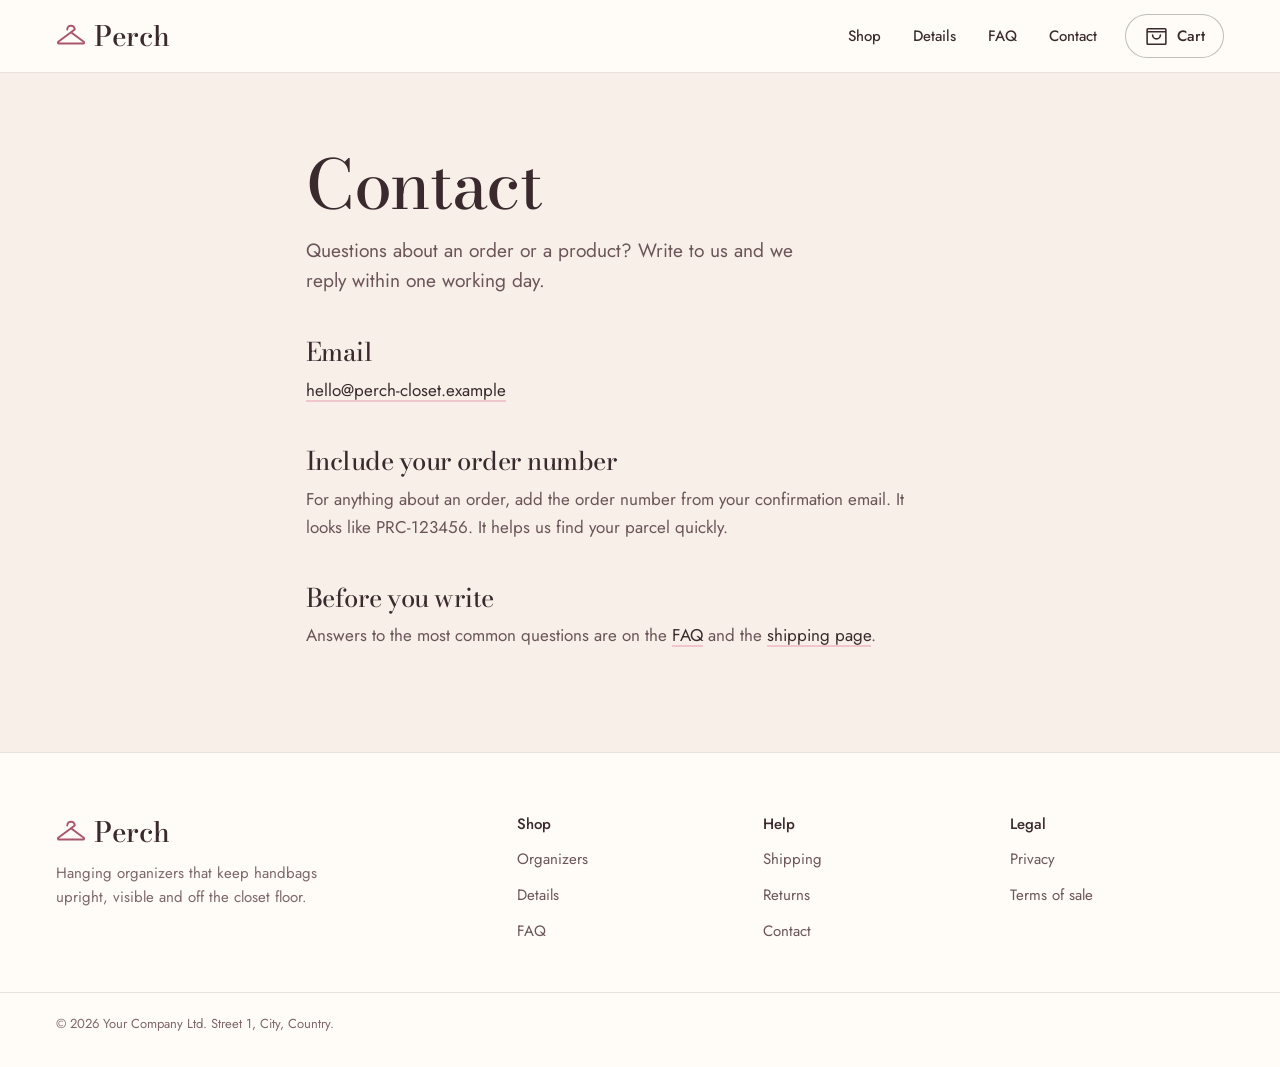
<file: contact.html>
<!doctype html>
<html lang="en">
<head>
<meta charset="utf-8">
<meta name="viewport" content="width=device-width, initial-scale=1, viewport-fit=cover, interactive-widget=resizes-content">
<meta name="color-scheme" content="light">
<meta name="theme-color" media="(prefers-color-scheme: light)" content="#fffbf7">
<meta name="theme-color" media="(prefers-color-scheme: dark)" content="#fffbf7">
<title>Contact | Perch</title>
<meta name="description" content="Questions about an order or a product? Write to us.">

<meta property="og:title" content="Contact | Perch">
<meta property="og:description" content="Questions about an order or a product? Write to us.">
<meta property="og:type" content="website">
<meta property="og:image" content="https://juceviciussimas-max.github.io/perch-store/assets/img/ai-hero.jpg">
<link rel="icon" href="favicon.svg" type="image/svg+xml">
<link rel="preload" href="assets/fonts/bodoni-latin.woff2" as="font" type="font/woff2" crossorigin>
<link rel="preload" href="assets/fonts/jost-latin.woff2" as="font" type="font/woff2" crossorigin>
<link rel="stylesheet" href="assets/css/style.css">
<script>document.documentElement.classList.add('js')</script>
</head>
<body class="page-info">

<a class="skip" href="#main">Skip to content</a>
<header class="site-header" data-header>
  <div class="container site-header__row">
    <a class="brand" href="index.html" aria-label="Perch, home">
      <svg class="icon brand__mark" aria-hidden="true" focusable="false" width="1em" height="1em" xmlns="http://www.w3.org/2000/svg" viewBox="0 0 256 256" fill="currentColor"><path d="M241.57,171.2,141.33,96l23.46-17.6A8,8,0,0,0,168,72a40,40,0,1,0-80,0,8,8,0,0,0,16,0,24,24,0,0,1,47.69-3.78L123.34,89.49l-.28.21L14.43,171.2A16,16,0,0,0,24,200H232a16,16,0,0,0,9.6-28.8ZM232,184H24l104-78,104,78Z"/></svg><span class="brand__name">Perch</span>
    </a>
    <nav class="nav" aria-label="Main">
      <a href="index.html#shop">Shop</a>
      <a href="index.html#details">Details</a>
      <a href="index.html#faq">FAQ</a>
      <a href="contact.html">Contact</a>
    </nav>
    <button class="cart-btn" type="button" data-cart-open aria-label="Open cart, 0 items" aria-haspopup="dialog">
      <svg class="icon " aria-hidden="true" focusable="false" width="1em" height="1em" xmlns="http://www.w3.org/2000/svg" viewBox="0 0 256 256" fill="currentColor"><path d="M216,40H40A16,16,0,0,0,24,56V200a16,16,0,0,0,16,16H216a16,16,0,0,0,16-16V56A16,16,0,0,0,216,40Zm0,16V72H40V56Zm0,144H40V88H216V200Zm-40-88a48,48,0,0,1-96,0,8,8,0,0,1,16,0,32,32,0,0,0,64,0,8,8,0,0,1,16,0Z"/></svg><span class="cart-btn__label">Cart</span><span class="cart-btn__count" data-cart-count hidden>0</span>
    </button>
  </div>
</header>
<main id="main">
<article class="container prose">
  <h1>Contact</h1>
  <p class="lead">Questions about an order or a product? Write to us and we reply within one working day.</p>

  <h2>Email</h2>
  <p><a href="mailto:hello@perch-closet.example">hello@perch-closet.example</a></p>

  <h2>Include your order number</h2>
  <p>For anything about an order, add the order number from your confirmation email. It looks like PRC-123456. It helps us find your parcel quickly.</p>

  <h2>Before you write</h2>
  <p>Answers to the most common questions are on the <a href="index.html#faq">FAQ</a> and the <a href="shipping.html">shipping page</a>.</p>
</article>

</main>

<footer class="site-footer">
  <div class="container site-footer__grid">
    <div class="site-footer__brand">
      <a class="brand" href="index.html"><svg class="icon brand__mark" aria-hidden="true" focusable="false" width="1em" height="1em" xmlns="http://www.w3.org/2000/svg" viewBox="0 0 256 256" fill="currentColor"><path d="M241.57,171.2,141.33,96l23.46-17.6A8,8,0,0,0,168,72a40,40,0,1,0-80,0,8,8,0,0,0,16,0,24,24,0,0,1,47.69-3.78L123.34,89.49l-.28.21L14.43,171.2A16,16,0,0,0,24,200H232a16,16,0,0,0,9.6-28.8ZM232,184H24l104-78,104,78Z"/></svg><span class="brand__name">Perch</span></a>
      <p>Hanging organizers that keep handbags upright, visible and off the closet floor.</p>
    </div>
    <nav aria-label="Shop">
      <h2>Shop</h2>
      <ul>
        <li><a href="index.html#shop">Organizers</a></li>
        <li><a href="index.html#details">Details</a></li>
        <li><a href="index.html#faq">FAQ</a></li>
      </ul>
    </nav>
    <nav aria-label="Help">
      <h2>Help</h2>
      <ul>
        <li><a href="shipping.html">Shipping</a></li>
        <li><a href="returns.html">Returns</a></li>
        <li><a href="contact.html">Contact</a></li>
      </ul>
    </nav>
    <nav aria-label="Legal">
      <h2>Legal</h2>
      <ul>
        <li><a href="privacy.html">Privacy</a></li>
        <li><a href="terms.html">Terms of sale</a></li>
      </ul>
    </nav>
  </div>
  <div class="container site-footer__legal">
    <p>&copy; 2026 Your Company Ltd. Street 1, City, Country. </p>
  </div>
</footer>

<div class="drawer" data-drawer hidden>
  <div class="drawer__scrim" data-cart-close></div>
  <aside class="drawer__panel" role="dialog" aria-modal="true" aria-labelledby="drawer-title" tabindex="-1">
    <div class="drawer__head">
      <h2 id="drawer-title">Your cart</h2>
      <button class="icon-btn" type="button" data-cart-close aria-label="Close cart"><svg class="icon " aria-hidden="true" focusable="false" width="1em" height="1em" xmlns="http://www.w3.org/2000/svg" viewBox="0 0 256 256" fill="currentColor"><path d="M205.66,194.34a8,8,0,0,1-11.32,11.32L128,139.31,61.66,205.66a8,8,0,0,1-11.32-11.32L116.69,128,50.34,61.66A8,8,0,0,1,61.66,50.34L128,116.69l66.34-66.35a8,8,0,0,1,11.32,11.32L139.31,128Z"/></svg></button>
    </div>
    <div class="drawer__body" data-drawer-body></div>
    <div class="drawer__foot" data-drawer-foot></div>
  </aside>
</div>
<div class="sr-only" aria-live="polite" data-live></div>
<script src="assets/js/config.js"></script>
<script src="assets/js/app.js"></script>


</body>
</html>
</file>
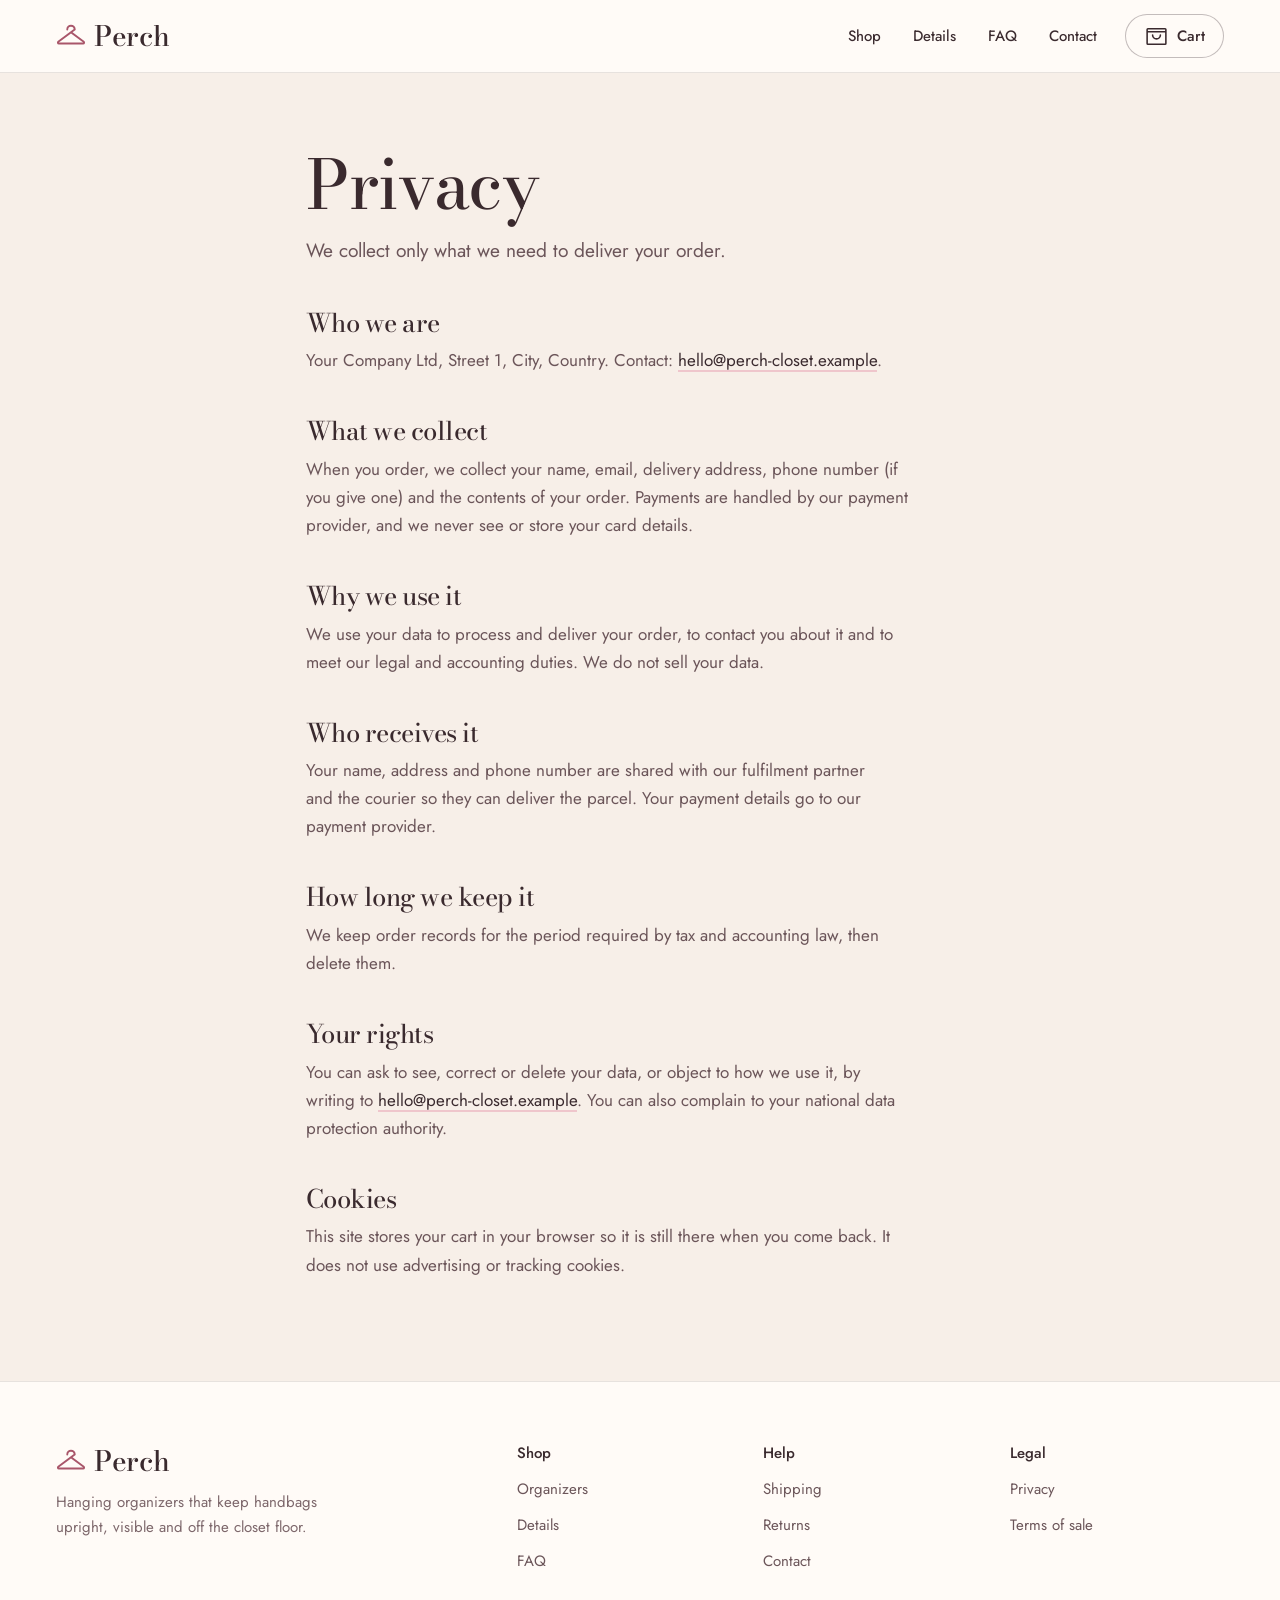
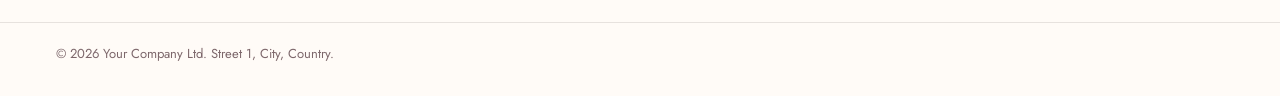
<file: privacy.html>
<!doctype html>
<html lang="en">
<head>
<meta charset="utf-8">
<meta name="viewport" content="width=device-width, initial-scale=1, viewport-fit=cover, interactive-widget=resizes-content">
<meta name="color-scheme" content="light">
<meta name="theme-color" media="(prefers-color-scheme: light)" content="#fffbf7">
<meta name="theme-color" media="(prefers-color-scheme: dark)" content="#fffbf7">
<title>Privacy | Perch</title>
<meta name="description" content="How we handle your personal data.">

<meta property="og:title" content="Privacy | Perch">
<meta property="og:description" content="How we handle your personal data.">
<meta property="og:type" content="website">
<meta property="og:image" content="https://juceviciussimas-max.github.io/perch-store/assets/img/ai-hero.jpg">
<link rel="icon" href="favicon.svg" type="image/svg+xml">
<link rel="preload" href="assets/fonts/bodoni-latin.woff2" as="font" type="font/woff2" crossorigin>
<link rel="preload" href="assets/fonts/jost-latin.woff2" as="font" type="font/woff2" crossorigin>
<link rel="stylesheet" href="assets/css/style.css">
<script>document.documentElement.classList.add('js')</script>
</head>
<body class="page-info">

<a class="skip" href="#main">Skip to content</a>
<header class="site-header" data-header>
  <div class="container site-header__row">
    <a class="brand" href="index.html" aria-label="Perch, home">
      <svg class="icon brand__mark" aria-hidden="true" focusable="false" width="1em" height="1em" xmlns="http://www.w3.org/2000/svg" viewBox="0 0 256 256" fill="currentColor"><path d="M241.57,171.2,141.33,96l23.46-17.6A8,8,0,0,0,168,72a40,40,0,1,0-80,0,8,8,0,0,0,16,0,24,24,0,0,1,47.69-3.78L123.34,89.49l-.28.21L14.43,171.2A16,16,0,0,0,24,200H232a16,16,0,0,0,9.6-28.8ZM232,184H24l104-78,104,78Z"/></svg><span class="brand__name">Perch</span>
    </a>
    <nav class="nav" aria-label="Main">
      <a href="index.html#shop">Shop</a>
      <a href="index.html#details">Details</a>
      <a href="index.html#faq">FAQ</a>
      <a href="contact.html">Contact</a>
    </nav>
    <button class="cart-btn" type="button" data-cart-open aria-label="Open cart, 0 items" aria-haspopup="dialog">
      <svg class="icon " aria-hidden="true" focusable="false" width="1em" height="1em" xmlns="http://www.w3.org/2000/svg" viewBox="0 0 256 256" fill="currentColor"><path d="M216,40H40A16,16,0,0,0,24,56V200a16,16,0,0,0,16,16H216a16,16,0,0,0,16-16V56A16,16,0,0,0,216,40Zm0,16V72H40V56Zm0,144H40V88H216V200Zm-40-88a48,48,0,0,1-96,0,8,8,0,0,1,16,0,32,32,0,0,0,64,0,8,8,0,0,1,16,0Z"/></svg><span class="cart-btn__label">Cart</span><span class="cart-btn__count" data-cart-count hidden>0</span>
    </button>
  </div>
</header>
<main id="main">
<article class="container prose">
  <h1>Privacy</h1>
  <p class="lead">We collect only what we need to deliver your order.</p>

  <h2>Who we are</h2>
  <p>Your Company Ltd, Street 1, City, Country. Contact: <a href="mailto:hello@perch-closet.example">hello@perch-closet.example</a>.</p>

  <h2>What we collect</h2>
  <p>When you order, we collect your name, email, delivery address, phone number (if you give one) and the contents of your order. Payments are handled by our payment provider, and we never see or store your card details.</p>

  <h2>Why we use it</h2>
  <p>We use your data to process and deliver your order, to contact you about it and to meet our legal and accounting duties. We do not sell your data.</p>

  <h2>Who receives it</h2>
  <p>Your name, address and phone number are shared with our fulfilment partner and the courier so they can deliver the parcel. Your payment details go to our payment provider.</p>

  <h2>How long we keep it</h2>
  <p>We keep order records for the period required by tax and accounting law, then delete them.</p>

  <h2>Your rights</h2>
  <p>You can ask to see, correct or delete your data, or object to how we use it, by writing to <a href="mailto:hello@perch-closet.example">hello@perch-closet.example</a>. You can also complain to your national data protection authority.</p>

  <h2>Cookies</h2>
  <p>This site stores your cart in your browser so it is still there when you come back. It does not use advertising or tracking cookies.</p>
</article>

</main>

<footer class="site-footer">
  <div class="container site-footer__grid">
    <div class="site-footer__brand">
      <a class="brand" href="index.html"><svg class="icon brand__mark" aria-hidden="true" focusable="false" width="1em" height="1em" xmlns="http://www.w3.org/2000/svg" viewBox="0 0 256 256" fill="currentColor"><path d="M241.57,171.2,141.33,96l23.46-17.6A8,8,0,0,0,168,72a40,40,0,1,0-80,0,8,8,0,0,0,16,0,24,24,0,0,1,47.69-3.78L123.34,89.49l-.28.21L14.43,171.2A16,16,0,0,0,24,200H232a16,16,0,0,0,9.6-28.8ZM232,184H24l104-78,104,78Z"/></svg><span class="brand__name">Perch</span></a>
      <p>Hanging organizers that keep handbags upright, visible and off the closet floor.</p>
    </div>
    <nav aria-label="Shop">
      <h2>Shop</h2>
      <ul>
        <li><a href="index.html#shop">Organizers</a></li>
        <li><a href="index.html#details">Details</a></li>
        <li><a href="index.html#faq">FAQ</a></li>
      </ul>
    </nav>
    <nav aria-label="Help">
      <h2>Help</h2>
      <ul>
        <li><a href="shipping.html">Shipping</a></li>
        <li><a href="returns.html">Returns</a></li>
        <li><a href="contact.html">Contact</a></li>
      </ul>
    </nav>
    <nav aria-label="Legal">
      <h2>Legal</h2>
      <ul>
        <li><a href="privacy.html">Privacy</a></li>
        <li><a href="terms.html">Terms of sale</a></li>
      </ul>
    </nav>
  </div>
  <div class="container site-footer__legal">
    <p>&copy; 2026 Your Company Ltd. Street 1, City, Country. </p>
  </div>
</footer>

<div class="drawer" data-drawer hidden>
  <div class="drawer__scrim" data-cart-close></div>
  <aside class="drawer__panel" role="dialog" aria-modal="true" aria-labelledby="drawer-title" tabindex="-1">
    <div class="drawer__head">
      <h2 id="drawer-title">Your cart</h2>
      <button class="icon-btn" type="button" data-cart-close aria-label="Close cart"><svg class="icon " aria-hidden="true" focusable="false" width="1em" height="1em" xmlns="http://www.w3.org/2000/svg" viewBox="0 0 256 256" fill="currentColor"><path d="M205.66,194.34a8,8,0,0,1-11.32,11.32L128,139.31,61.66,205.66a8,8,0,0,1-11.32-11.32L116.69,128,50.34,61.66A8,8,0,0,1,61.66,50.34L128,116.69l66.34-66.35a8,8,0,0,1,11.32,11.32L139.31,128Z"/></svg></button>
    </div>
    <div class="drawer__body" data-drawer-body></div>
    <div class="drawer__foot" data-drawer-foot></div>
  </aside>
</div>
<div class="sr-only" aria-live="polite" data-live></div>
<script src="assets/js/config.js"></script>
<script src="assets/js/app.js"></script>


</body>
</html>
</file>
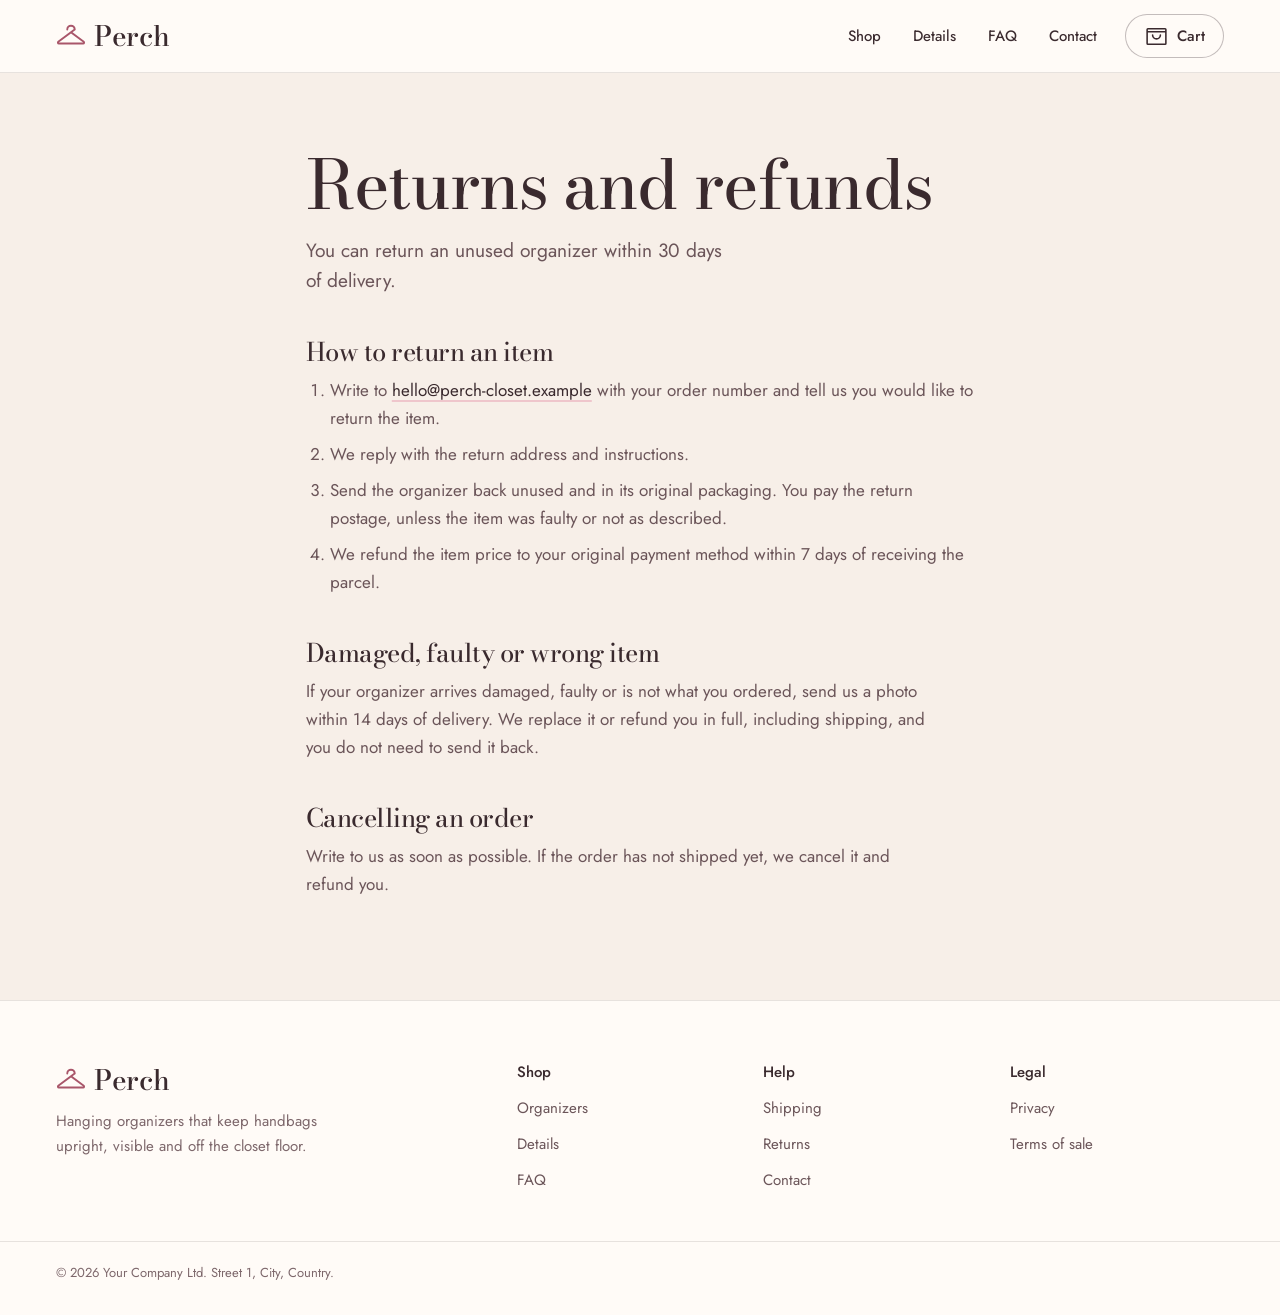
<file: returns.html>
<!doctype html>
<html lang="en">
<head>
<meta charset="utf-8">
<meta name="viewport" content="width=device-width, initial-scale=1, viewport-fit=cover, interactive-widget=resizes-content">
<meta name="color-scheme" content="light">
<meta name="theme-color" media="(prefers-color-scheme: light)" content="#fffbf7">
<meta name="theme-color" media="(prefers-color-scheme: dark)" content="#fffbf7">
<title>Returns | Perch</title>
<meta name="description" content="How returns and refunds work.">

<meta property="og:title" content="Returns | Perch">
<meta property="og:description" content="How returns and refunds work.">
<meta property="og:type" content="website">
<meta property="og:image" content="https://juceviciussimas-max.github.io/perch-store/assets/img/ai-hero.jpg">
<link rel="icon" href="favicon.svg" type="image/svg+xml">
<link rel="preload" href="assets/fonts/bodoni-latin.woff2" as="font" type="font/woff2" crossorigin>
<link rel="preload" href="assets/fonts/jost-latin.woff2" as="font" type="font/woff2" crossorigin>
<link rel="stylesheet" href="assets/css/style.css">
<script>document.documentElement.classList.add('js')</script>
</head>
<body class="page-info">

<a class="skip" href="#main">Skip to content</a>
<header class="site-header" data-header>
  <div class="container site-header__row">
    <a class="brand" href="index.html" aria-label="Perch, home">
      <svg class="icon brand__mark" aria-hidden="true" focusable="false" width="1em" height="1em" xmlns="http://www.w3.org/2000/svg" viewBox="0 0 256 256" fill="currentColor"><path d="M241.57,171.2,141.33,96l23.46-17.6A8,8,0,0,0,168,72a40,40,0,1,0-80,0,8,8,0,0,0,16,0,24,24,0,0,1,47.69-3.78L123.34,89.49l-.28.21L14.43,171.2A16,16,0,0,0,24,200H232a16,16,0,0,0,9.6-28.8ZM232,184H24l104-78,104,78Z"/></svg><span class="brand__name">Perch</span>
    </a>
    <nav class="nav" aria-label="Main">
      <a href="index.html#shop">Shop</a>
      <a href="index.html#details">Details</a>
      <a href="index.html#faq">FAQ</a>
      <a href="contact.html">Contact</a>
    </nav>
    <button class="cart-btn" type="button" data-cart-open aria-label="Open cart, 0 items" aria-haspopup="dialog">
      <svg class="icon " aria-hidden="true" focusable="false" width="1em" height="1em" xmlns="http://www.w3.org/2000/svg" viewBox="0 0 256 256" fill="currentColor"><path d="M216,40H40A16,16,0,0,0,24,56V200a16,16,0,0,0,16,16H216a16,16,0,0,0,16-16V56A16,16,0,0,0,216,40Zm0,16V72H40V56Zm0,144H40V88H216V200Zm-40-88a48,48,0,0,1-96,0,8,8,0,0,1,16,0,32,32,0,0,0,64,0,8,8,0,0,1,16,0Z"/></svg><span class="cart-btn__label">Cart</span><span class="cart-btn__count" data-cart-count hidden>0</span>
    </button>
  </div>
</header>
<main id="main">
<article class="container prose">
  <h1>Returns and refunds</h1>
  <p class="lead">You can return an unused organizer within 30 days of delivery.</p>

  <h2>How to return an item</h2>
  <ol>
    <li>Write to <a href="mailto:hello@perch-closet.example">hello@perch-closet.example</a> with your order number and tell us you would like to return the item.</li>
    <li>We reply with the return address and instructions.</li>
    <li>Send the organizer back unused and in its original packaging. You pay the return postage, unless the item was faulty or not as described.</li>
    <li>We refund the item price to your original payment method within 7 days of receiving the parcel.</li>
  </ol>

  <h2>Damaged, faulty or wrong item</h2>
  <p>If your organizer arrives damaged, faulty or is not what you ordered, send us a photo within 14 days of delivery. We replace it or refund you in full, including shipping, and you do not need to send it back.</p>

  <h2>Cancelling an order</h2>
  <p>Write to us as soon as possible. If the order has not shipped yet, we cancel it and refund you.</p>
</article>

</main>

<footer class="site-footer">
  <div class="container site-footer__grid">
    <div class="site-footer__brand">
      <a class="brand" href="index.html"><svg class="icon brand__mark" aria-hidden="true" focusable="false" width="1em" height="1em" xmlns="http://www.w3.org/2000/svg" viewBox="0 0 256 256" fill="currentColor"><path d="M241.57,171.2,141.33,96l23.46-17.6A8,8,0,0,0,168,72a40,40,0,1,0-80,0,8,8,0,0,0,16,0,24,24,0,0,1,47.69-3.78L123.34,89.49l-.28.21L14.43,171.2A16,16,0,0,0,24,200H232a16,16,0,0,0,9.6-28.8ZM232,184H24l104-78,104,78Z"/></svg><span class="brand__name">Perch</span></a>
      <p>Hanging organizers that keep handbags upright, visible and off the closet floor.</p>
    </div>
    <nav aria-label="Shop">
      <h2>Shop</h2>
      <ul>
        <li><a href="index.html#shop">Organizers</a></li>
        <li><a href="index.html#details">Details</a></li>
        <li><a href="index.html#faq">FAQ</a></li>
      </ul>
    </nav>
    <nav aria-label="Help">
      <h2>Help</h2>
      <ul>
        <li><a href="shipping.html">Shipping</a></li>
        <li><a href="returns.html">Returns</a></li>
        <li><a href="contact.html">Contact</a></li>
      </ul>
    </nav>
    <nav aria-label="Legal">
      <h2>Legal</h2>
      <ul>
        <li><a href="privacy.html">Privacy</a></li>
        <li><a href="terms.html">Terms of sale</a></li>
      </ul>
    </nav>
  </div>
  <div class="container site-footer__legal">
    <p>&copy; 2026 Your Company Ltd. Street 1, City, Country. </p>
  </div>
</footer>

<div class="drawer" data-drawer hidden>
  <div class="drawer__scrim" data-cart-close></div>
  <aside class="drawer__panel" role="dialog" aria-modal="true" aria-labelledby="drawer-title" tabindex="-1">
    <div class="drawer__head">
      <h2 id="drawer-title">Your cart</h2>
      <button class="icon-btn" type="button" data-cart-close aria-label="Close cart"><svg class="icon " aria-hidden="true" focusable="false" width="1em" height="1em" xmlns="http://www.w3.org/2000/svg" viewBox="0 0 256 256" fill="currentColor"><path d="M205.66,194.34a8,8,0,0,1-11.32,11.32L128,139.31,61.66,205.66a8,8,0,0,1-11.32-11.32L116.69,128,50.34,61.66A8,8,0,0,1,61.66,50.34L128,116.69l66.34-66.35a8,8,0,0,1,11.32,11.32L139.31,128Z"/></svg></button>
    </div>
    <div class="drawer__body" data-drawer-body></div>
    <div class="drawer__foot" data-drawer-foot></div>
  </aside>
</div>
<div class="sr-only" aria-live="polite" data-live></div>
<script src="assets/js/config.js"></script>
<script src="assets/js/app.js"></script>


</body>
</html>
</file>
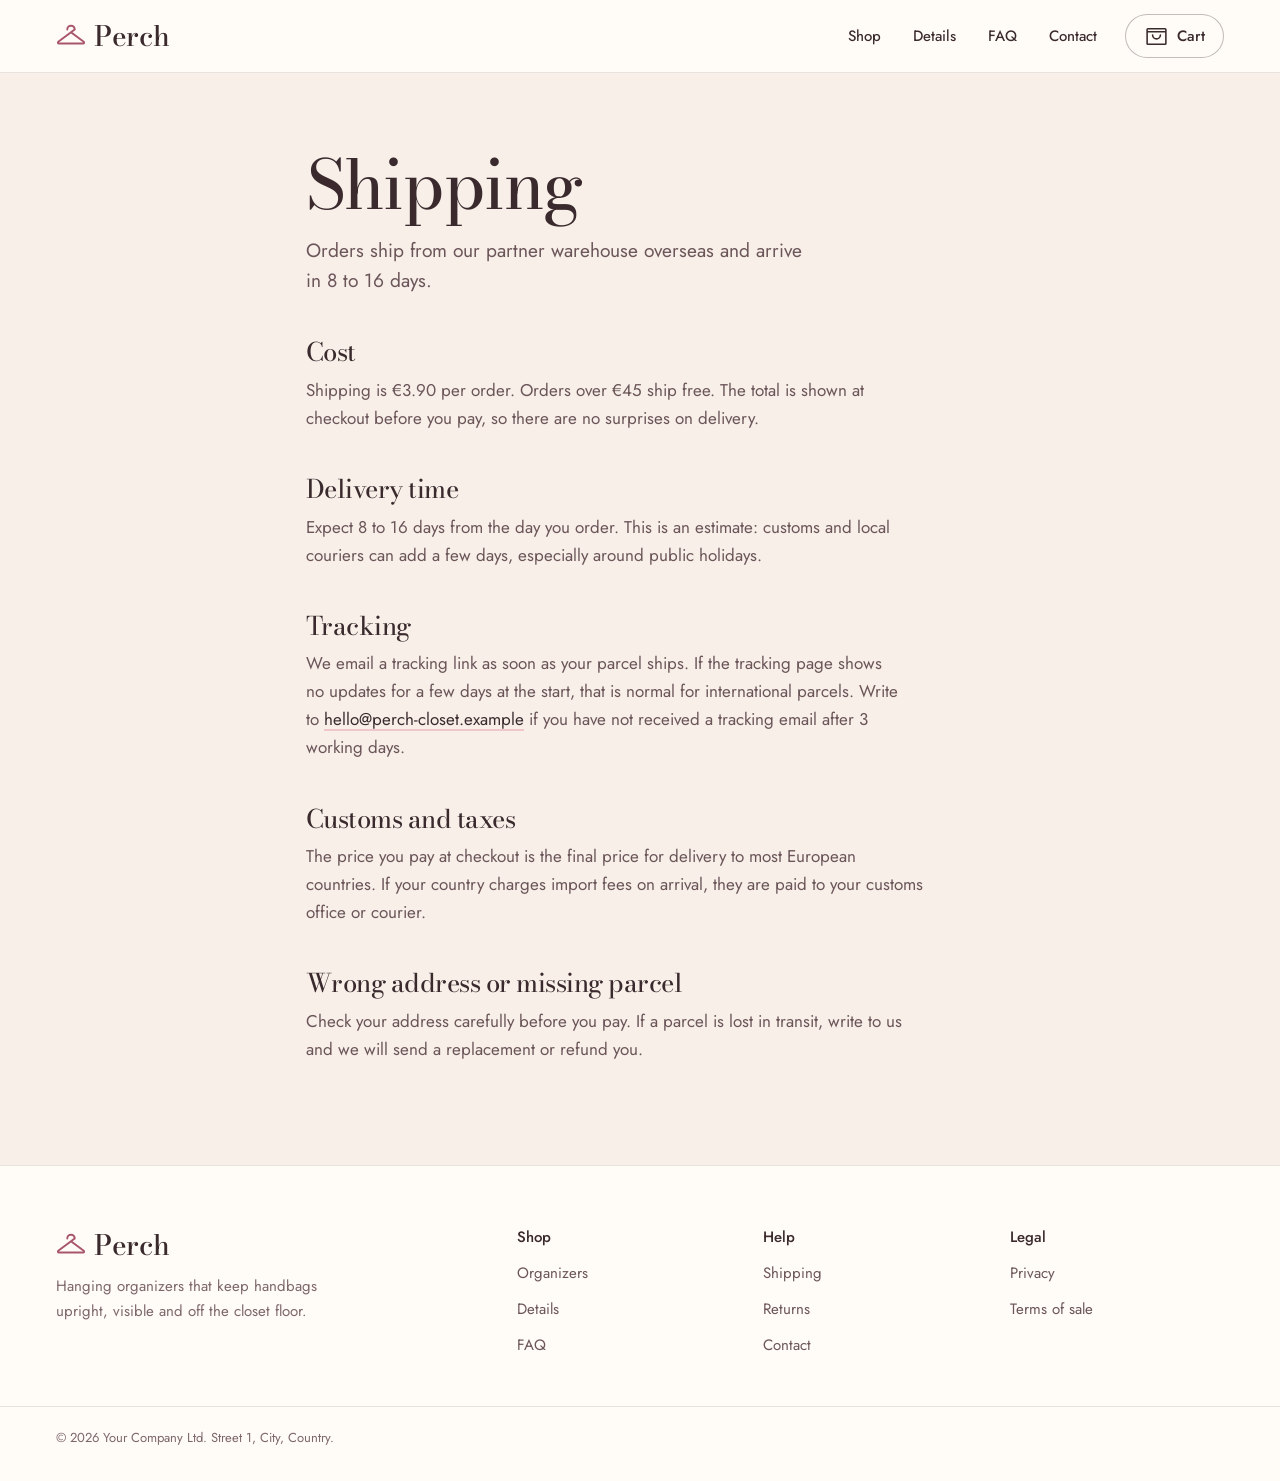
<file: shipping.html>
<!doctype html>
<html lang="en">
<head>
<meta charset="utf-8">
<meta name="viewport" content="width=device-width, initial-scale=1, viewport-fit=cover, interactive-widget=resizes-content">
<meta name="color-scheme" content="light">
<meta name="theme-color" media="(prefers-color-scheme: light)" content="#fffbf7">
<meta name="theme-color" media="(prefers-color-scheme: dark)" content="#fffbf7">
<title>Shipping | Perch</title>
<meta name="description" content="Delivery times, costs and tracking.">

<meta property="og:title" content="Shipping | Perch">
<meta property="og:description" content="Delivery times, costs and tracking.">
<meta property="og:type" content="website">
<meta property="og:image" content="https://juceviciussimas-max.github.io/perch-store/assets/img/ai-hero.jpg">
<link rel="icon" href="favicon.svg" type="image/svg+xml">
<link rel="preload" href="assets/fonts/bodoni-latin.woff2" as="font" type="font/woff2" crossorigin>
<link rel="preload" href="assets/fonts/jost-latin.woff2" as="font" type="font/woff2" crossorigin>
<link rel="stylesheet" href="assets/css/style.css">
<script>document.documentElement.classList.add('js')</script>
</head>
<body class="page-info">

<a class="skip" href="#main">Skip to content</a>
<header class="site-header" data-header>
  <div class="container site-header__row">
    <a class="brand" href="index.html" aria-label="Perch, home">
      <svg class="icon brand__mark" aria-hidden="true" focusable="false" width="1em" height="1em" xmlns="http://www.w3.org/2000/svg" viewBox="0 0 256 256" fill="currentColor"><path d="M241.57,171.2,141.33,96l23.46-17.6A8,8,0,0,0,168,72a40,40,0,1,0-80,0,8,8,0,0,0,16,0,24,24,0,0,1,47.69-3.78L123.34,89.49l-.28.21L14.43,171.2A16,16,0,0,0,24,200H232a16,16,0,0,0,9.6-28.8ZM232,184H24l104-78,104,78Z"/></svg><span class="brand__name">Perch</span>
    </a>
    <nav class="nav" aria-label="Main">
      <a href="index.html#shop">Shop</a>
      <a href="index.html#details">Details</a>
      <a href="index.html#faq">FAQ</a>
      <a href="contact.html">Contact</a>
    </nav>
    <button class="cart-btn" type="button" data-cart-open aria-label="Open cart, 0 items" aria-haspopup="dialog">
      <svg class="icon " aria-hidden="true" focusable="false" width="1em" height="1em" xmlns="http://www.w3.org/2000/svg" viewBox="0 0 256 256" fill="currentColor"><path d="M216,40H40A16,16,0,0,0,24,56V200a16,16,0,0,0,16,16H216a16,16,0,0,0,16-16V56A16,16,0,0,0,216,40Zm0,16V72H40V56Zm0,144H40V88H216V200Zm-40-88a48,48,0,0,1-96,0,8,8,0,0,1,16,0,32,32,0,0,0,64,0,8,8,0,0,1,16,0Z"/></svg><span class="cart-btn__label">Cart</span><span class="cart-btn__count" data-cart-count hidden>0</span>
    </button>
  </div>
</header>
<main id="main">
<article class="container prose">
  <h1>Shipping</h1>
  <p class="lead">Orders ship from our partner warehouse overseas and arrive in 8 to 16 days.</p>

  <h2>Cost</h2>
  <p>Shipping is €3.90 per order. Orders over €45 ship free. The total is shown at checkout before you pay, so there are no surprises on delivery.</p>

  <h2>Delivery time</h2>
  <p>Expect 8 to 16 days from the day you order. This is an estimate: customs and local couriers can add a few days, especially around public holidays.</p>

  <h2>Tracking</h2>
  <p>We email a tracking link as soon as your parcel ships. If the tracking page shows no updates for a few days at the start, that is normal for international parcels. Write to <a href="mailto:hello@perch-closet.example">hello@perch-closet.example</a> if you have not received a tracking email after 3 working days.</p>

  <h2>Customs and taxes</h2>
  <p>The price you pay at checkout is the final price for delivery to most European countries. If your country charges import fees on arrival, they are paid to your customs office or courier.</p>

  <h2>Wrong address or missing parcel</h2>
  <p>Check your address carefully before you pay. If a parcel is lost in transit, write to us and we will send a replacement or refund you.</p>
</article>

</main>

<footer class="site-footer">
  <div class="container site-footer__grid">
    <div class="site-footer__brand">
      <a class="brand" href="index.html"><svg class="icon brand__mark" aria-hidden="true" focusable="false" width="1em" height="1em" xmlns="http://www.w3.org/2000/svg" viewBox="0 0 256 256" fill="currentColor"><path d="M241.57,171.2,141.33,96l23.46-17.6A8,8,0,0,0,168,72a40,40,0,1,0-80,0,8,8,0,0,0,16,0,24,24,0,0,1,47.69-3.78L123.34,89.49l-.28.21L14.43,171.2A16,16,0,0,0,24,200H232a16,16,0,0,0,9.6-28.8ZM232,184H24l104-78,104,78Z"/></svg><span class="brand__name">Perch</span></a>
      <p>Hanging organizers that keep handbags upright, visible and off the closet floor.</p>
    </div>
    <nav aria-label="Shop">
      <h2>Shop</h2>
      <ul>
        <li><a href="index.html#shop">Organizers</a></li>
        <li><a href="index.html#details">Details</a></li>
        <li><a href="index.html#faq">FAQ</a></li>
      </ul>
    </nav>
    <nav aria-label="Help">
      <h2>Help</h2>
      <ul>
        <li><a href="shipping.html">Shipping</a></li>
        <li><a href="returns.html">Returns</a></li>
        <li><a href="contact.html">Contact</a></li>
      </ul>
    </nav>
    <nav aria-label="Legal">
      <h2>Legal</h2>
      <ul>
        <li><a href="privacy.html">Privacy</a></li>
        <li><a href="terms.html">Terms of sale</a></li>
      </ul>
    </nav>
  </div>
  <div class="container site-footer__legal">
    <p>&copy; 2026 Your Company Ltd. Street 1, City, Country. </p>
  </div>
</footer>

<div class="drawer" data-drawer hidden>
  <div class="drawer__scrim" data-cart-close></div>
  <aside class="drawer__panel" role="dialog" aria-modal="true" aria-labelledby="drawer-title" tabindex="-1">
    <div class="drawer__head">
      <h2 id="drawer-title">Your cart</h2>
      <button class="icon-btn" type="button" data-cart-close aria-label="Close cart"><svg class="icon " aria-hidden="true" focusable="false" width="1em" height="1em" xmlns="http://www.w3.org/2000/svg" viewBox="0 0 256 256" fill="currentColor"><path d="M205.66,194.34a8,8,0,0,1-11.32,11.32L128,139.31,61.66,205.66a8,8,0,0,1-11.32-11.32L116.69,128,50.34,61.66A8,8,0,0,1,61.66,50.34L128,116.69l66.34-66.35a8,8,0,0,1,11.32,11.32L139.31,128Z"/></svg></button>
    </div>
    <div class="drawer__body" data-drawer-body></div>
    <div class="drawer__foot" data-drawer-foot></div>
  </aside>
</div>
<div class="sr-only" aria-live="polite" data-live></div>
<script src="assets/js/config.js"></script>
<script src="assets/js/app.js"></script>


</body>
</html>
</file>
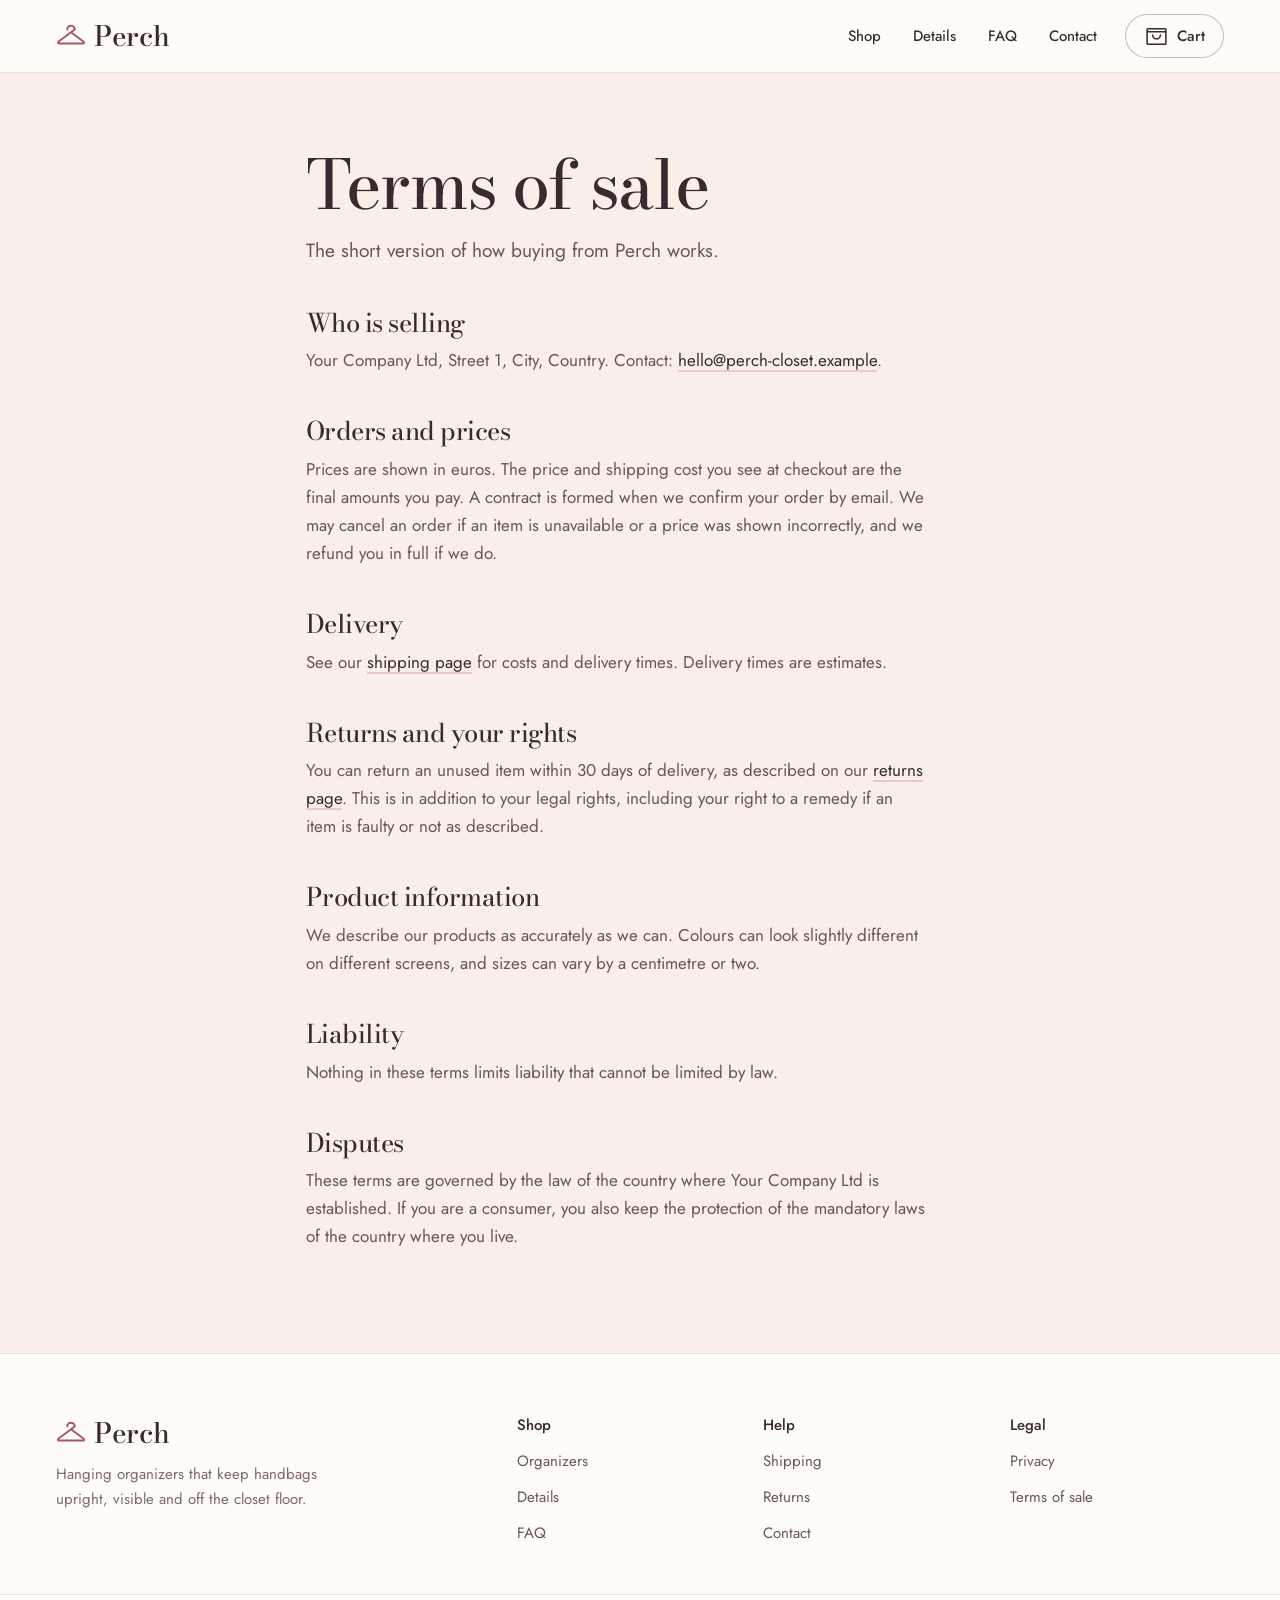
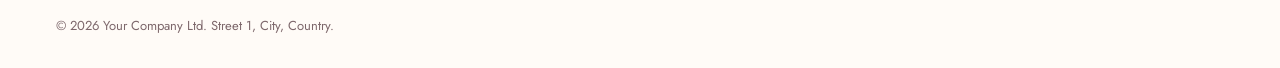
<file: terms.html>
<!doctype html>
<html lang="en">
<head>
<meta charset="utf-8">
<meta name="viewport" content="width=device-width, initial-scale=1, viewport-fit=cover, interactive-widget=resizes-content">
<meta name="color-scheme" content="light">
<meta name="theme-color" media="(prefers-color-scheme: light)" content="#fffbf7">
<meta name="theme-color" media="(prefers-color-scheme: dark)" content="#fffbf7">
<title>Terms | Perch</title>
<meta name="description" content="Terms of sale.">

<meta property="og:title" content="Terms | Perch">
<meta property="og:description" content="Terms of sale.">
<meta property="og:type" content="website">
<meta property="og:image" content="https://juceviciussimas-max.github.io/perch-store/assets/img/ai-hero.jpg">
<link rel="icon" href="favicon.svg" type="image/svg+xml">
<link rel="preload" href="assets/fonts/bodoni-latin.woff2" as="font" type="font/woff2" crossorigin>
<link rel="preload" href="assets/fonts/jost-latin.woff2" as="font" type="font/woff2" crossorigin>
<link rel="stylesheet" href="assets/css/style.css">
<script>document.documentElement.classList.add('js')</script>
</head>
<body class="page-info">

<a class="skip" href="#main">Skip to content</a>
<header class="site-header" data-header>
  <div class="container site-header__row">
    <a class="brand" href="index.html" aria-label="Perch, home">
      <svg class="icon brand__mark" aria-hidden="true" focusable="false" width="1em" height="1em" xmlns="http://www.w3.org/2000/svg" viewBox="0 0 256 256" fill="currentColor"><path d="M241.57,171.2,141.33,96l23.46-17.6A8,8,0,0,0,168,72a40,40,0,1,0-80,0,8,8,0,0,0,16,0,24,24,0,0,1,47.69-3.78L123.34,89.49l-.28.21L14.43,171.2A16,16,0,0,0,24,200H232a16,16,0,0,0,9.6-28.8ZM232,184H24l104-78,104,78Z"/></svg><span class="brand__name">Perch</span>
    </a>
    <nav class="nav" aria-label="Main">
      <a href="index.html#shop">Shop</a>
      <a href="index.html#details">Details</a>
      <a href="index.html#faq">FAQ</a>
      <a href="contact.html">Contact</a>
    </nav>
    <button class="cart-btn" type="button" data-cart-open aria-label="Open cart, 0 items" aria-haspopup="dialog">
      <svg class="icon " aria-hidden="true" focusable="false" width="1em" height="1em" xmlns="http://www.w3.org/2000/svg" viewBox="0 0 256 256" fill="currentColor"><path d="M216,40H40A16,16,0,0,0,24,56V200a16,16,0,0,0,16,16H216a16,16,0,0,0,16-16V56A16,16,0,0,0,216,40Zm0,16V72H40V56Zm0,144H40V88H216V200Zm-40-88a48,48,0,0,1-96,0,8,8,0,0,1,16,0,32,32,0,0,0,64,0,8,8,0,0,1,16,0Z"/></svg><span class="cart-btn__label">Cart</span><span class="cart-btn__count" data-cart-count hidden>0</span>
    </button>
  </div>
</header>
<main id="main">
<article class="container prose">
  <h1>Terms of sale</h1>
  <p class="lead">The short version of how buying from Perch works.</p>

  <h2>Who is selling</h2>
  <p>Your Company Ltd, Street 1, City, Country.  Contact: <a href="mailto:hello@perch-closet.example">hello@perch-closet.example</a>.</p>

  <h2>Orders and prices</h2>
  <p>Prices are shown in euros. The price and shipping cost you see at checkout are the final amounts you pay. A contract is formed when we confirm your order by email. We may cancel an order if an item is unavailable or a price was shown incorrectly, and we refund you in full if we do.</p>

  <h2>Delivery</h2>
  <p>See our <a href="shipping.html">shipping page</a> for costs and delivery times. Delivery times are estimates.</p>

  <h2>Returns and your rights</h2>
  <p>You can return an unused item within 30 days of delivery, as described on our <a href="returns.html">returns page</a>. This is in addition to your legal rights, including your right to a remedy if an item is faulty or not as described.</p>

  <h2>Product information</h2>
  <p>We describe our products as accurately as we can. Colours can look slightly different on different screens, and sizes can vary by a centimetre or two.</p>

  <h2>Liability</h2>
  <p>Nothing in these terms limits liability that cannot be limited by law.</p>

  <h2>Disputes</h2>
  <p>These terms are governed by the law of the country where Your Company Ltd is established. If you are a consumer, you also keep the protection of the mandatory laws of the country where you live.</p>
</article>

</main>

<footer class="site-footer">
  <div class="container site-footer__grid">
    <div class="site-footer__brand">
      <a class="brand" href="index.html"><svg class="icon brand__mark" aria-hidden="true" focusable="false" width="1em" height="1em" xmlns="http://www.w3.org/2000/svg" viewBox="0 0 256 256" fill="currentColor"><path d="M241.57,171.2,141.33,96l23.46-17.6A8,8,0,0,0,168,72a40,40,0,1,0-80,0,8,8,0,0,0,16,0,24,24,0,0,1,47.69-3.78L123.34,89.49l-.28.21L14.43,171.2A16,16,0,0,0,24,200H232a16,16,0,0,0,9.6-28.8ZM232,184H24l104-78,104,78Z"/></svg><span class="brand__name">Perch</span></a>
      <p>Hanging organizers that keep handbags upright, visible and off the closet floor.</p>
    </div>
    <nav aria-label="Shop">
      <h2>Shop</h2>
      <ul>
        <li><a href="index.html#shop">Organizers</a></li>
        <li><a href="index.html#details">Details</a></li>
        <li><a href="index.html#faq">FAQ</a></li>
      </ul>
    </nav>
    <nav aria-label="Help">
      <h2>Help</h2>
      <ul>
        <li><a href="shipping.html">Shipping</a></li>
        <li><a href="returns.html">Returns</a></li>
        <li><a href="contact.html">Contact</a></li>
      </ul>
    </nav>
    <nav aria-label="Legal">
      <h2>Legal</h2>
      <ul>
        <li><a href="privacy.html">Privacy</a></li>
        <li><a href="terms.html">Terms of sale</a></li>
      </ul>
    </nav>
  </div>
  <div class="container site-footer__legal">
    <p>&copy; 2026 Your Company Ltd. Street 1, City, Country. </p>
  </div>
</footer>

<div class="drawer" data-drawer hidden>
  <div class="drawer__scrim" data-cart-close></div>
  <aside class="drawer__panel" role="dialog" aria-modal="true" aria-labelledby="drawer-title" tabindex="-1">
    <div class="drawer__head">
      <h2 id="drawer-title">Your cart</h2>
      <button class="icon-btn" type="button" data-cart-close aria-label="Close cart"><svg class="icon " aria-hidden="true" focusable="false" width="1em" height="1em" xmlns="http://www.w3.org/2000/svg" viewBox="0 0 256 256" fill="currentColor"><path d="M205.66,194.34a8,8,0,0,1-11.32,11.32L128,139.31,61.66,205.66a8,8,0,0,1-11.32-11.32L116.69,128,50.34,61.66A8,8,0,0,1,61.66,50.34L128,116.69l66.34-66.35a8,8,0,0,1,11.32,11.32L139.31,128Z"/></svg></button>
    </div>
    <div class="drawer__body" data-drawer-body></div>
    <div class="drawer__foot" data-drawer-foot></div>
  </aside>
</div>
<div class="sr-only" aria-live="polite" data-live></div>
<script src="assets/js/config.js"></script>
<script src="assets/js/app.js"></script>


</body>
</html>
</file>
<file: assets/css/style.css>
/* Perch. Warm white, cream and baby pink with plum-brown ink. Bodoni Moda for display, Jost for text.
   Radius rule: interactive controls are pills, photos and panels are 20px. One accent family (blush/rose). */

@font-face { font-family: "Bodoni Moda"; src: url("../fonts/bodoni-latin.woff2") format("woff2"); font-weight: 400 900; font-style: normal; font-display: swap; unicode-range: U+0000-00FF, U+0131, U+0152-0153, U+02BB-02BC, U+02C6, U+02DA, U+02DC, U+0304, U+0308, U+0329, U+2000-206F, U+20AC, U+2122, U+2191, U+2193, U+2212, U+2215, U+FEFF, U+FFFD; }
@font-face { font-family: "Bodoni Moda"; src: url("../fonts/bodoni-latin-ext.woff2") format("woff2"); font-weight: 400 900; font-style: normal; font-display: swap; unicode-range: U+0100-02BA, U+02BD-02C5, U+02C7-02CC, U+02CE-02D7, U+02DD-02FF, U+1E00-1E9F, U+20A0-20AB, U+20AD-20C0, U+2C60-2C7F, U+A720-A7FF; }
@font-face { font-family: "Bodoni Moda"; src: url("../fonts/bodoni-latin-italic.woff2") format("woff2"); font-weight: 400 900; font-style: italic; font-display: swap; unicode-range: U+0000-00FF, U+2000-206F, U+20AC; }
@font-face { font-family: "Jost"; src: url("../fonts/jost-latin.woff2") format("woff2"); font-weight: 100 900; font-display: swap; unicode-range: U+0000-00FF, U+0131, U+0152-0153, U+02BB-02BC, U+02C6, U+02DA, U+02DC, U+0304, U+0308, U+0329, U+2000-206F, U+20AC, U+2122, U+2191, U+2193, U+2212, U+2215, U+FEFF, U+FFFD; }
@font-face { font-family: "Jost"; src: url("../fonts/jost-latin-ext.woff2") format("woff2"); font-weight: 100 900; font-display: swap; unicode-range: U+0100-02BA, U+02BD-02C5, U+02C7-02CC, U+02CE-02D7, U+02DD-02FF, U+1E00-1E9F, U+20A0-20AB, U+20AD-20C0, U+2C60-2C7F, U+A720-A7FF; }

:root {
  color-scheme: light;
  --paper: #fffbf7;
  --cream: #f7efe8;
  --blush: #f6dcdf;
  --blush-2: #efc6cc;
  --rose: #a9566a;
  --ink: #3a2a2e;
  --ink-2: #6b5559;
  --muted: #7d676b;
  --line: rgba(58, 42, 46, 0.12);
  --line-strong: rgba(58, 42, 46, 0.3);
  --danger: #a3303f;
  --shadow: 0 2px 4px rgba(90, 50, 58, 0.05), 0 24px 48px -24px rgba(90, 50, 58, 0.28);
  --font-display: "Bodoni Moda", "Didot", "Bodoni 72", Georgia, serif;
  --font-body: "Jost", "Futura", "Century Gothic", ui-sans-serif, system-ui, sans-serif;
  --ease-out: cubic-bezier(0.23, 1, 0.32, 1);
  --ease-in-out: cubic-bezier(0.77, 0, 0.175, 1);
  --ease-drawer: cubic-bezier(0.32, 0.72, 0, 1);
  --r-media: 20px;
  --r-pill: 999px;
  --gutter: clamp(18px, 4.5vw, 56px);
  --header-h: 72px;
}

*, *::before, *::after { box-sizing: border-box; }
html { -webkit-text-size-adjust: 100%; -webkit-tap-highlight-color: transparent; scroll-padding-top: calc(var(--header-h) + 12px); scrollbar-color: var(--blush-2) var(--paper); }
body { margin: 0; background: var(--paper); color: var(--ink); font-family: var(--font-body); font-size: 1.0625rem; line-height: 1.65; -webkit-font-smoothing: antialiased; text-rendering: optimizeLegibility; }
body.is-locked { overflow: hidden; }
img { display: block; max-width: 100%; height: auto; }
picture { display: block; }
button, input, select { font: inherit; color: inherit; }
button { cursor: pointer; }
h1, h2, h3, p, ul, ol, dl, dd, figure { margin: 0; }
ul, ol { padding: 0; list-style: none; }
[hidden] { display: none !important; }
::selection { background: var(--blush-2); color: var(--ink); }
input, select { caret-color: var(--rose); accent-color: var(--rose); }
a { color: inherit; text-decoration-thickness: 1px; text-underline-offset: 0.22em; }
:focus-visible { outline: 2px solid var(--rose); outline-offset: 3px; border-radius: 6px; }
.sr-only { position: absolute; width: 1px; height: 1px; padding: 0; margin: -1px; overflow: hidden; clip: rect(0, 0, 0, 0); white-space: nowrap; border: 0; }
.skip { position: absolute; left: 12px; top: -64px; z-index: 200; background: var(--ink); color: var(--paper); padding: 10px 18px; border-radius: var(--r-pill); transition: top 160ms var(--ease-out); }
.skip:focus { top: 12px; }
.container { width: 100%; max-width: 1320px; margin-inline: auto; padding-inline: max(var(--gutter), env(safe-area-inset-left)) max(var(--gutter), env(safe-area-inset-right)); }
.icon { flex: none; width: 1.25em; height: 1.25em; }

h1, h2, h3, .brand__name, .price { font-family: var(--font-display); font-weight: 450; }
h2 { font-size: clamp(2.1rem, 4.2vw, 3.6rem); line-height: 1.04; letter-spacing: -0.02em; text-wrap: balance; }
h3 { font-size: 1.25rem; line-height: 1.25; }
p { max-width: 62ch; text-wrap: pretty; }
.lead { font-size: clamp(1.1rem, 1.5vw, 1.3rem); color: var(--ink-2); line-height: 1.55; max-width: 42ch; }
.section { padding-block: clamp(72px, 10vw, 150px); }
.section__title { margin-bottom: clamp(20px, 2.4vw, 32px); }

.btn { display: inline-flex; align-items: center; justify-content: center; gap: 10px; min-height: 54px; padding: 0 30px; border: 1.5px solid transparent; border-radius: var(--r-pill); font-family: var(--font-body); font-weight: 500; font-size: 1rem; letter-spacing: 0.01em; line-height: 1; text-decoration: none; white-space: nowrap; touch-action: manipulation; user-select: none; -webkit-user-select: none; -webkit-touch-callout: none; transition: transform 160ms var(--ease-out), background-color 200ms ease, border-color 200ms ease, color 200ms ease; }
.btn:active { transform: scale(0.97); }
.btn--primary { background: var(--ink); color: var(--paper); }
.btn--ghost { border-color: var(--line-strong); color: var(--ink); background: transparent; }
.btn--grow { flex: 1; }
.btn[disabled] { opacity: 0.5; cursor: not-allowed; }
.btn.is-done { background: var(--rose); color: var(--paper); }
.btn__label { display: inline-flex; align-items: center; gap: 8px; }
.icon-btn { display: inline-grid; place-items: center; width: 44px; height: 44px; font-size: 1.375rem; border: 0; background: transparent; border-radius: var(--r-pill); touch-action: manipulation; transition: transform 160ms var(--ease-out), background-color 160ms ease; }
.icon-btn:active { transform: scale(0.94); }
.text-link { font-weight: 500; color: var(--ink); text-decoration: underline; text-decoration-color: var(--blush-2); text-decoration-thickness: 2px; text-underline-offset: 0.3em; transition: text-decoration-color 200ms ease; }
@media (hover: hover) and (pointer: fine) {
  .btn--primary:hover { background: #523d42; }
  .btn--ghost:hover { border-color: var(--ink); }
  .icon-btn:hover { background: var(--cream); }
  .text-link:hover { text-decoration-color: var(--rose); }
}

.site-header { position: sticky; top: env(safe-area-inset-top, 0px); z-index: 50; background: var(--paper); border-bottom: 1px solid var(--line); }
.page-home .site-header { position: fixed; left: 0; right: 0; background: transparent; border-color: transparent; transition: background-color 300ms ease, border-color 300ms ease; }
.page-home .site-header.is-solid { background: var(--paper); border-color: var(--line); }
.site-header__row { display: flex; align-items: center; gap: 28px; height: var(--header-h); }
.brand { display: inline-flex; align-items: center; gap: 8px; text-decoration: none; margin-right: auto; }
.brand__mark { font-size: 1.5rem; color: var(--rose); }
.brand__name { font-size: 1.75rem; letter-spacing: -0.01em; font-weight: 500; line-height: 1; }
.nav { display: flex; gap: 32px; font-size: 0.9375rem; font-weight: 450; }
.nav a { text-decoration: none; padding: 8px 0; }
.cart-btn { position: relative; display: inline-flex; align-items: center; gap: 8px; min-height: 44px; padding: 0 18px; font-weight: 500; font-size: 0.9375rem; background: var(--paper); border: 1.5px solid var(--line-strong); border-radius: var(--r-pill); touch-action: manipulation; transition: transform 160ms var(--ease-out), border-color 200ms ease; }
.cart-btn .icon { font-size: 1.25rem; }
.cart-btn:active { transform: scale(0.97); }
.cart-btn__count { display: inline-grid; place-items: center; min-width: 22px; height: 22px; padding: 0 6px; border-radius: 11px; background: var(--blush-2); color: var(--ink); font-size: 0.75rem; font-weight: 600; font-variant-numeric: tabular-nums; }
.cart-btn.is-bump .cart-btn__count { animation: bump 340ms var(--ease-out); }
@keyframes bump { 0% { transform: scale(0.8); } 55% { transform: scale(1.18); } 100% { transform: scale(1); } }
@media (hover: hover) and (pointer: fine) { .nav a:hover { text-decoration: underline; text-decoration-color: var(--blush-2); text-decoration-thickness: 2px; text-underline-offset: 6px; } .cart-btn:hover { border-color: var(--ink); } }
@media (max-width: 760px) { .nav { display: none; } .cart-btn__label { display: none; } .cart-btn { padding: 0 14px; } }

/* Hero: pinned stage, the camera pushes into the closet on scroll */
.hero { position: relative; }
.hero__stage { position: relative; height: 100svh; min-height: 560px; overflow: hidden; background: var(--cream); }
.hero__media { position: absolute; inset: 0; transform-origin: 74% 46%; }
.hero__media img { width: 100%; height: 100%; object-fit: cover; object-position: 68% 50%; }
.hero__veil { position: absolute; inset: 0; background: linear-gradient(90deg, rgba(255, 251, 247, 0.72) 0%, rgba(255, 251, 247, 0.35) 34%, rgba(255, 251, 247, 0) 56%); pointer-events: none; }
.hero__inner { position: relative; height: 100%; display: flex; align-items: center; }
.hero__copy { display: grid; gap: 26px; justify-items: start; max-width: 600px; padding-top: var(--header-h); }
.hero__title { font-size: clamp(3.2rem, 7.4vw, 7.25rem); line-height: 0.96; letter-spacing: -0.03em; font-weight: 420; }
.hero__title .line { display: block; overflow: hidden; padding-bottom: 0.08em; }
.hero__title .line > span { display: block; }
.hero__lead { font-size: clamp(1.1rem, 1.4vw, 1.3rem); color: var(--ink-2); max-width: 30ch; line-height: 1.5; }
.hero__cta { display: flex; align-items: center; gap: 22px; flex-wrap: wrap; }
.hero__price { color: var(--ink-2); font-size: 0.9375rem; }
.hero__after { position: absolute; left: max(var(--gutter), env(safe-area-inset-left)); bottom: clamp(48px, 9vh, 96px); font-family: var(--font-display); font-style: italic; font-weight: 400; font-size: clamp(2.4rem, 5vw, 4.75rem); line-height: 1.04; letter-spacing: -0.02em; opacity: 0; max-width: none; padding-bottom: 0.1em; }
@media (prefers-reduced-motion: no-preference) {
  .js .hero__title .line > span { transform: translateY(108%); }
  .js .hero__lead, .js .hero__cta { opacity: 0; transform: translateY(12px); }
  .js.is-ready .hero__title .line > span { transform: none; transition: transform 1100ms var(--ease-out); }
  .js.is-ready .hero__title .line:nth-child(2) > span { transition-delay: 90ms; }
  .js.is-ready .hero__lead, .js.is-ready .hero__cta { opacity: 1; transform: none; transition: opacity 700ms ease 380ms, transform 900ms var(--ease-out) 380ms; }
  .js.is-ready .hero__cta { transition-delay: 480ms; }
}
@media (max-width: 760px) {
  .hero__media { transform-origin: 80% 45%; }
  .hero__media img { object-position: 80% 50%; }
  .hero__veil { background: linear-gradient(0deg, rgba(255, 251, 247, 0.97) 0%, rgba(255, 251, 247, 0.85) 34%, rgba(255, 251, 247, 0) 62%); }
  .hero__inner { align-items: flex-end; padding-bottom: calc(36px + env(safe-area-inset-bottom)); }
  .hero__copy { gap: 18px; padding-top: 0; }
  .hero__title { font-size: clamp(2.9rem, 13vw, 4rem); }
  .hero__after { bottom: auto; top: calc(var(--header-h) + 24px); }
}

/* Before / after */
.ba { background: var(--paper); }
.ba__stage { min-height: 100svh; display: flex; align-items: center; padding-block: calc(var(--header-h) + 24px) 40px; }
.ba__grid { display: grid; grid-template-columns: minmax(0, 5fr) minmax(0, 6fr); gap: clamp(32px, 6vw, 110px); align-items: center; }
.ba__copy { display: grid; gap: 22px; align-content: center; }
.ba__copy p { color: var(--ink-2); font-size: 1.125rem; max-width: 40ch; }
.ba__labels { display: flex; gap: 10px; margin-top: 8px; }
.ba__label { padding: 8px 18px; border-radius: var(--r-pill); border: 1.5px solid var(--line-strong); font-size: 0.875rem; font-weight: 500; color: var(--ink-2); transition: background-color 300ms ease, color 300ms ease, border-color 300ms ease; }
.ba__label.is-active { background: var(--ink); border-color: var(--ink); color: var(--paper); }
.ba__frame { position: relative; aspect-ratio: 4 / 5; max-height: calc(100svh - var(--header-h) - 80px); border-radius: var(--r-media); overflow: hidden; background: var(--cream); justify-self: end; width: 100%; max-width: 560px; box-shadow: var(--shadow); }
.ba__img { position: absolute; inset: 0; width: 100%; height: 100%; object-fit: cover; }
.ba__after { position: absolute; inset: 0; clip-path: inset(0 0 0 100%); }
.ba__handle { position: absolute; top: 0; bottom: 0; left: 100%; width: 2px; margin-left: -1px; background: var(--paper); opacity: 0; }
.ba__handle::after { content: ""; position: absolute; top: 50%; left: 50%; width: 44px; height: 44px; margin: -22px 0 0 -22px; border-radius: 50%; background: var(--paper); box-shadow: var(--shadow); }
.no-motion .ba__after { clip-path: inset(0 0 0 50%); }
.no-motion .ba__handle { left: 50%; opacity: 1; }
@media (max-width: 860px) {
  .ba__stage { min-height: 0; padding-block: 86px 72px; }
  .ba__grid { grid-template-columns: 1fr; gap: 22px; }
  .ba__frame { justify-self: center; height: min(58svh, 560px); width: auto; max-width: 100%; }
  .ba__copy h2 { font-size: clamp(1.9rem, 8vw, 2.6rem); }
  .ba__copy p { font-size: 1rem; }
}

/* Shop */
.shop { background: var(--cream); }
.shop__grid { display: grid; grid-template-columns: minmax(0, 1.05fr) minmax(0, 1fr); gap: clamp(32px, 6vw, 96px); align-items: start; }
.gallery { position: sticky; top: calc(var(--header-h) + 24px); display: grid; gap: 14px; }
.gallery__main { position: relative; aspect-ratio: 3 / 4; border-radius: var(--r-media); overflow: hidden; background: var(--paper); }
.gallery__main img { position: absolute; inset: 0; width: 100%; height: 100%; object-fit: cover; transition: opacity 180ms ease; }
.gallery__main img.is-swapping { opacity: 0.45; }
.gallery__thumbs { display: flex; gap: 10px; flex-wrap: wrap; }
.thumb { position: relative; flex: 0 0 auto; width: 74px; aspect-ratio: 1; padding: 0; overflow: hidden; border: 2px solid transparent; border-radius: 14px; background: var(--paper); touch-action: manipulation; transition: border-color 200ms ease, transform 160ms var(--ease-out); }
.thumb img { width: 100%; height: 100%; object-fit: cover; }
.thumb:active { transform: scale(0.96); }
.thumb[aria-current="true"] { border-color: var(--ink); }
@media (hover: hover) and (pointer: fine) { .thumb:hover { border-color: var(--blush-2); } .thumb[aria-current="true"]:hover { border-color: var(--ink); } }
.buybox { display: grid; gap: 22px; align-content: start; padding-top: 8px; }
.buybox h2 { font-size: clamp(2.2rem, 3.6vw, 3.2rem); }
.price { font-size: 2rem; letter-spacing: -0.01em; font-variant-numeric: tabular-nums lining-nums; line-height: 1.1; }
.price-note { color: var(--ink-2); font-size: 0.9375rem; margin-top: -10px; }
.opt { border: 0; padding: 0; margin: 0; min-width: 0; }
.opt legend { padding: 0; margin-bottom: 12px; font-weight: 500; font-size: 0.9375rem; }
.opt legend span { font-weight: 400; color: var(--ink-2); margin-left: 6px; }
.opt__row { display: flex; flex-wrap: wrap; gap: 10px; }
.opt__row--sizes { display: grid; grid-template-columns: repeat(3, minmax(0, 1fr)); gap: 10px; }
.chip { position: relative; display: block; }
.chip input { position: absolute; inset: 0; opacity: 0; margin: 0; cursor: pointer; }
.chip__face { display: flex; align-items: center; gap: 10px; min-height: 50px; padding: 10px 20px; border: 1.5px solid var(--line-strong); border-radius: var(--r-pill); background: var(--paper); font-weight: 450; line-height: 1.25; user-select: none; -webkit-user-select: none; transition: border-color 200ms ease, box-shadow 200ms ease, transform 160ms var(--ease-out); }
.chip input:checked + .chip__face { border-color: var(--ink); box-shadow: inset 0 0 0 1px var(--ink); }
.chip input:active + .chip__face { transform: scale(0.97); }
.chip input:focus-visible + .chip__face { outline: 2px solid var(--rose); outline-offset: 3px; }
.chip__swatch { width: 20px; height: 20px; border-radius: 50%; box-shadow: inset 0 0 0 1px rgba(58, 42, 46, 0.2); }
.chip--size .chip__face { flex-direction: column; align-items: flex-start; gap: 1px; padding: 14px 16px; border-radius: 18px; }
.chip--size strong { font-weight: 500; }
.chip--size small { font-size: 0.8125rem; color: var(--muted); }
.chip--size .chip__price { margin-top: 6px; font-variant-numeric: tabular-nums; font-weight: 500; }
@media (hover: hover) and (pointer: fine) { .chip input:not(:checked):hover + .chip__face { border-color: var(--ink); } }
.buy-actions { display: flex; gap: 12px; align-items: stretch; }
.qty { display: inline-flex; align-items: center; border: 1.5px solid var(--line-strong); border-radius: var(--r-pill); background: var(--paper); padding: 0 4px; }
.qty__btn { display: grid; place-items: center; width: 42px; height: 48px; font-size: 1.05rem; border: 0; background: transparent; border-radius: var(--r-pill); touch-action: manipulation; transition: transform 160ms var(--ease-out), background-color 160ms ease; }
.qty__btn:active { transform: scale(0.9); }
.qty__btn[disabled] { opacity: 0.3; cursor: not-allowed; }
.qty__val { min-width: 2ch; text-align: center; font-weight: 500; font-variant-numeric: tabular-nums; }
@media (hover: hover) and (pointer: fine) { .qty__btn:not([disabled]):hover { background: var(--cream); } }
.assure { display: grid; gap: 12px; font-size: 0.9375rem; color: var(--ink-2); }
.assure li { display: flex; gap: 12px; align-items: center; }
.assure .icon { font-size: 1.3rem; color: var(--rose); }
@media (max-width: 900px) { .shop__grid { grid-template-columns: 1fr; } .gallery { position: static; } }

/* Accordion */
.acc__item { border-bottom: 1px solid var(--line); }
.acc__item:first-child { border-top: 1px solid var(--line); }
.acc h3 { font-size: inherit; font-family: var(--font-body); }
.acc__btn { display: flex; width: 100%; justify-content: space-between; align-items: center; gap: 16px; padding: 22px 0; border: 0; background: transparent; text-align: left; font-family: var(--font-display); font-weight: 450; font-size: 1.3rem; letter-spacing: -0.01em; touch-action: manipulation; }
.acc--tight .acc__btn { font-family: var(--font-body); font-size: 1rem; font-weight: 500; padding: 16px 0; }
.acc__icon { display: inline-grid; transition: transform 300ms var(--ease-out); font-size: 1.1rem; color: var(--rose); }
.acc__item.is-open .acc__icon { transform: rotate(180deg); }
.acc__panel { color: var(--ink-2); }
.js .acc__panel { display: grid; grid-template-rows: 0fr; visibility: hidden; transition: grid-template-rows 300ms var(--ease-out), visibility 0s linear 300ms; }
.js .acc__item.is-open .acc__panel { grid-template-rows: 1fr; visibility: visible; transition-delay: 0s; }
.js .acc__panel > div { min-height: 0; overflow: hidden; }
.acc__panel p, .acc__panel .dims { padding-bottom: 22px; }
.dims p { padding-bottom: 6px; }
.dims .dims__shared { margin-top: 8px; color: var(--muted); font-size: 0.9375rem; padding-bottom: 20px; }
.dims strong { display: inline-block; min-width: 6.5ch; color: var(--ink); font-weight: 500; }
.acc__panel a { color: var(--ink); }

/* Details: pinned horizontal strip */
.details { background: var(--blush); overflow: hidden; }
.details__pin { height: 100svh; display: flex; align-items: center; }
.details__track { display: flex; gap: clamp(16px, 2vw, 28px); align-items: center; padding-inline: max(var(--gutter), env(safe-area-inset-left)); }
.details__intro { flex: 0 0 min(440px, 80vw); display: grid; gap: 16px; padding-right: clamp(8px, 4vw, 72px); }
.details__intro p { color: var(--ink-2); font-size: 1.125rem; }
.detail { flex: 0 0 clamp(260px, 26vw, 360px); display: grid; gap: 16px; }
.detail img { width: 100%; aspect-ratio: 4 / 5; object-fit: cover; border-radius: var(--r-media); background: var(--cream); }
.detail figcaption { display: grid; gap: 4px; color: var(--ink-2); font-size: 0.9375rem; line-height: 1.45; padding-right: 12px; }
.detail figcaption strong { color: var(--ink); font-family: var(--font-display); font-weight: 500; font-size: 1.25rem; }
.no-motion .details__pin, .is-touch .details__pin { height: auto; padding-block: clamp(72px, 10vw, 130px); }
.no-motion .details__track, .is-touch .details__track { width: 100%; min-width: 0; overflow-x: auto; scroll-snap-type: x mandatory; padding-bottom: 12px; scrollbar-width: none; overscroll-behavior-x: contain; }
.no-motion .details__track > *, .is-touch .details__track > * { scroll-snap-align: start; }
.is-touch .details__intro { flex-basis: 78vw; }
.is-touch .detail { flex-basis: 72vw; }

/* Sizes, drawn to scale */
.sizes__lead { color: var(--ink-2); margin-top: -12px; margin-bottom: clamp(36px, 5vw, 64px); }
.sizes__row { display: grid; grid-template-columns: repeat(3, minmax(0, 1fr)); gap: clamp(12px, 3vw, 40px); align-items: start; position: relative; }
.sizes__row::before { content: ""; position: absolute; left: 0; right: 0; top: 9px; height: 3px; border-radius: 2px; background: #cdb08a; }
.size-card { display: grid; justify-items: center; gap: 18px; padding: 0; border: 0; background: transparent; text-align: center; touch-action: manipulation; }
.size-card svg { width: min(100%, 170px); height: auto; overflow: visible; transition: transform 240ms var(--ease-out); }
.size-card .o-line { fill: none; stroke: var(--ink); stroke-width: 1.4; stroke-linejoin: round; stroke-linecap: round; vector-effect: non-scaling-stroke; }
.size-card .o-fill { fill: var(--paper); }
.size-card .o-flap { fill: #efe2cf; }
.size-card .o-shelf { fill: var(--blush); }
.size-card__name { font-family: var(--font-display); font-size: 1.6rem; line-height: 1; }
.size-card__meta { color: var(--ink-2); font-size: 0.9375rem; }
.size-card__cta { margin-top: 2px; font-weight: 500; font-size: 0.9375rem; text-decoration: underline; text-decoration-color: var(--blush-2); text-decoration-thickness: 2px; text-underline-offset: 0.3em; }
.size-card:active svg { transform: scale(0.98); }
@media (hover: hover) and (pointer: fine) { .size-card:hover svg { transform: translateY(-4px); } .size-card:hover .size-card__cta { text-decoration-color: var(--rose); } }
@media (max-width: 560px) { .size-card__name { font-size: 1.25rem; } .size-card__meta { font-size: 0.8125rem; } }
@media (max-width: 600px) {
  .sizes__row { grid-template-columns: repeat(3, minmax(156px, 1fr)); gap: 16px; overflow-x: auto; scroll-snap-type: x proximity; padding-bottom: 16px; scrollbar-color: var(--blush-2) transparent; }
  .sizes__row::before { display: none; }
  .size-card { scroll-snap-align: start; }
  .size-card__meta { max-width: 16ch; line-height: 1.4; }
}

/* Editorial */
.editorial__grid { display: grid; grid-template-columns: minmax(0, 1fr) minmax(0, 1fr); gap: clamp(32px, 7vw, 120px); align-items: center; }
.editorial__media { border-radius: var(--r-media); overflow: hidden; aspect-ratio: 4 / 5; background: var(--cream); }
.editorial__media img { width: 100%; height: 114%; object-fit: cover; }
.editorial__copy { display: grid; gap: 22px; justify-items: start; max-width: 460px; }
.editorial__copy p { color: var(--ink-2); font-size: 1.125rem; }
@media (max-width: 860px) { .editorial__grid { grid-template-columns: 1fr; } }

.faq { background: var(--cream); }
.faq__wrap { max-width: 880px; }

.closer { background: var(--blush); padding-block: clamp(80px, 12vw, 170px); }
.closer__inner { display: grid; justify-items: center; text-align: center; gap: 32px; }
.closer h2 { font-size: clamp(2.6rem, 6.4vw, 5.6rem); line-height: 1; max-width: 14ch; }

/* Footer */
.site-footer { background: var(--paper); border-top: 1px solid var(--line); padding-block: 64px calc(32px + env(safe-area-inset-bottom)); }
.site-footer__grid { display: grid; grid-template-columns: 2fr 1fr 1fr 1fr; gap: 32px; }
.site-footer__brand { display: grid; gap: 14px; align-content: start; justify-items: start; }
.site-footer__brand p { color: var(--muted); font-size: 0.9375rem; max-width: 32ch; }
.site-footer h2 { font-family: var(--font-body); font-size: 0.9375rem; letter-spacing: 0; font-weight: 500; margin-bottom: 12px; }
.site-footer li + li { margin-top: 8px; }
.site-footer nav a { color: var(--ink-2); text-decoration: none; font-size: 0.9375rem; }
.site-footer__legal { margin-top: 48px; padding-top: 20px; border-top: 1px solid var(--line); color: var(--muted); font-size: 0.8125rem; }
@media (hover: hover) and (pointer: fine) { .site-footer nav a:hover { color: var(--ink); text-decoration: underline; text-decoration-color: var(--blush-2); } }
@media (max-width: 760px) { .site-footer__grid { grid-template-columns: 1fr 1fr; } .site-footer__brand { grid-column: 1 / -1; } }

/* Cart drawer */
.drawer { position: fixed; inset: 0; z-index: 100; }
.drawer__scrim { position: absolute; inset: 0; background: rgba(58, 42, 46, 0.32); opacity: 0; transition: opacity 280ms ease; }
.drawer__panel { position: absolute; top: 0; right: 0; bottom: 0; width: min(460px, 100%); display: flex; flex-direction: column; background: var(--paper); outline: none; transform: translateX(100%); transition: transform 280ms var(--ease-drawer); padding-bottom: env(safe-area-inset-bottom); box-shadow: var(--shadow); }
.drawer.is-open .drawer__scrim { opacity: 1; transition-duration: 420ms; }
.drawer.is-open .drawer__panel { transform: none; transition-duration: 480ms; }
.drawer__head { display: flex; align-items: center; justify-content: space-between; padding: max(18px, env(safe-area-inset-top)) 20px 14px 28px; border-bottom: 1px solid var(--line); }
.drawer__head h2 { font-size: 1.75rem; }
.drawer__body { flex: 1; overflow-y: auto; overscroll-behavior: contain; padding: 8px 28px; }
.drawer__foot { padding: 18px 28px 22px; border-top: 1px solid var(--line); display: grid; gap: 14px; background: var(--cream); }
.cart-empty { display: grid; gap: 14px; justify-items: start; padding-block: 48px; color: var(--ink-2); }
.cart-empty h3 { font-size: 1.6rem; color: var(--ink); }
.cart-line { display: grid; grid-template-columns: 78px minmax(0, 1fr); gap: 16px; padding-block: 20px; border-bottom: 1px solid var(--line); }
.cart-line:last-child { border-bottom: 0; }
.cart-line__img { width: 78px; height: 100px; border-radius: 14px; overflow: hidden; background: var(--cream); }
.cart-line__img img { width: 100%; height: 100%; object-fit: cover; }
.cart-line__main { display: grid; gap: 6px; align-content: start; min-width: 0; }
.cart-line__top { display: flex; justify-content: space-between; gap: 12px; }
.cart-line__name { font-weight: 500; line-height: 1.3; overflow-wrap: anywhere; }
.cart-line__variant { color: var(--muted); font-size: 0.875rem; line-height: 1.35; }
.cart-line__price { font-weight: 500; font-variant-numeric: tabular-nums; white-space: nowrap; }
.cart-line__bottom { display: flex; align-items: center; justify-content: space-between; margin-top: 6px; }
.qty--sm .qty__btn { width: 34px; height: 36px; font-size: 1rem; }
.qty--sm .qty__val { min-width: 2ch; font-size: 0.9375rem; }
.link-btn { border: 0; background: transparent; padding: 8px 0; color: var(--muted); font-size: 0.875rem; text-decoration: underline; text-underline-offset: 3px; touch-action: manipulation; }
@media (hover: hover) and (pointer: fine) { .link-btn:hover { color: var(--ink); } }
.totals { display: grid; gap: 8px; font-size: 0.9375rem; }
.totals__row { display: flex; justify-content: space-between; gap: 16px; font-variant-numeric: tabular-nums; }
.totals__row--total { font-weight: 600; font-size: 1.125rem; padding-top: 10px; border-top: 1px solid var(--line); margin-top: 4px; }
.totals__row--save dd { color: var(--rose); }
.totals__row dd { margin: 0; }
.nudge { font-size: 0.875rem; color: var(--ink); background: var(--blush); padding: 10px 16px; border-radius: 14px; max-width: none; }
.drawer__foot .btn { width: 100%; }

/* Sticky mobile buy bar */
.buybar { position: fixed; left: 0; right: 0; bottom: 0; z-index: 40; display: none; align-items: center; justify-content: space-between; gap: 16px; padding: 12px max(var(--gutter), env(safe-area-inset-right)) calc(12px + env(safe-area-inset-bottom)) max(var(--gutter), env(safe-area-inset-left)); background: var(--paper); border-top: 1px solid var(--line); transform: translateY(100%); transition: transform 300ms var(--ease-drawer); }
.buybar.is-in { transform: none; }
.buybar__info { display: grid; line-height: 1.25; min-width: 0; }
.buybar__info strong { font-family: var(--font-display); font-weight: 500; font-size: 1.35rem; font-variant-numeric: tabular-nums; }
.buybar__info span { color: var(--muted); font-size: 0.8125rem; white-space: nowrap; overflow: hidden; text-overflow: ellipsis; }
@media (max-width: 900px) { .buybar { display: flex; } }

/* Forms */
.field { display: grid; gap: 6px; margin-top: 16px; }
.field label { font-size: 0.875rem; font-weight: 500; }
.opt-tag { font-weight: 400; color: var(--muted); }
.field input, .field select { width: 100%; min-height: 54px; padding: 0 18px; font-size: 1rem; background: var(--paper); border: 1.5px solid var(--line-strong); border-radius: 16px; transition: border-color 200ms ease; }
.field input:focus, .field select:focus { border-color: var(--ink); outline: 2px solid var(--blush-2); outline-offset: 2px; }
.field.has-error input, .field.has-error select { border-color: var(--danger); }
.field__hint { color: var(--muted); font-size: 0.8125rem; }
.field__error { color: var(--danger); font-size: 0.875rem; font-weight: 500; }
.field-row { display: grid; grid-template-columns: 1fr 1fr; gap: 12px; }
@media (max-width: 560px) { .field-row { grid-template-columns: 1fr; gap: 0; } }

/* Checkout */
.page-checkout, .page-info { background: var(--cream); }
.checkout { padding-block: clamp(28px, 4vw, 64px) clamp(64px, 8vw, 112px); }
.checkout__grid { display: grid; grid-template-columns: minmax(0, 1fr) 420px; gap: clamp(32px, 5vw, 80px); align-items: start; }
.co-form h1, .checkout__empty h1, .confirm h1, .prose h1 { font-family: var(--font-display); font-weight: 450; letter-spacing: -0.02em; line-height: 1; }
.co-form h1 { font-size: clamp(2.4rem, 5vw, 3.6rem); }
.co-block { margin-top: 40px; }
.co-block h2 { font-size: 1.6rem; }
.ship-opt { display: flex; justify-content: space-between; gap: 16px; align-items: center; margin-top: 14px; padding: 18px 20px; background: var(--paper); border: 1.5px solid var(--ink); border-radius: 16px; }
.ship-opt div { display: grid; gap: 2px; }
.ship-opt span { color: var(--muted); font-size: 0.875rem; }
.co-summary { position: sticky; top: calc(var(--header-h) + 24px); padding: 30px; border-radius: var(--r-media); background: var(--paper); box-shadow: var(--shadow); display: grid; gap: 20px; }
.co-summary h2 { font-size: 1.6rem; }
.co-summary__edit { font-size: 0.9375rem; color: var(--ink-2); }
.sum-lines { display: grid; gap: 16px; }
.sum-line { display: grid; grid-template-columns: 58px minmax(0, 1fr) auto; gap: 14px; align-items: center; }
.sum-line__img { position: relative; width: 58px; height: 72px; border-radius: 12px; background: var(--cream); }
.sum-line__img img { width: 100%; height: 100%; object-fit: cover; border-radius: 12px; }
.sum-line__qty { position: absolute; top: -8px; right: -8px; min-width: 22px; height: 22px; padding: 0 6px; display: grid; place-items: center; border-radius: 11px; background: var(--ink); color: var(--paper); font-size: 0.75rem; font-weight: 600; }
.sum-line__name { font-weight: 500; font-size: 0.9375rem; line-height: 1.3; }
.sum-line__variant { color: var(--muted); font-size: 0.8125rem; }
.sum-line__price { font-weight: 500; font-variant-numeric: tabular-nums; font-size: 0.9375rem; }
.sum-totals { display: grid; gap: 8px; font-size: 0.9375rem; padding-top: 16px; border-top: 1px solid var(--line); }
.sum-totals div { display: flex; justify-content: space-between; gap: 16px; font-variant-numeric: tabular-nums; }
.sum-totals dd { margin: 0; }
.sum-totals .is-total { font-weight: 600; font-size: 1.25rem; padding-top: 10px; margin-top: 4px; border-top: 1px solid var(--line); }
@media (max-width: 960px) { .checkout__grid { grid-template-columns: 1fr; } .co-summary { position: static; order: -1; padding: 22px; } }
.pay-test { display: grid; gap: 14px; margin-top: 14px; }
.pay-test__note { padding: 12px 16px; background: var(--blush); border-radius: 14px; font-size: 0.875rem; color: var(--ink); max-width: none; }
.checkout__empty { display: grid; gap: 16px; justify-items: start; padding-block: 64px; }
.checkout__empty h1, .confirm h1 { font-size: clamp(2.6rem, 6vw, 4.5rem); }
.confirm { display: grid; gap: 24px; justify-items: start; outline: none; padding-block: 16px; }
.confirm__grid { display: grid; grid-template-columns: 1fr 1fr; gap: clamp(32px, 5vw, 80px); width: 100%; margin-block: 16px; }
.confirm h2 { font-size: 1.6rem; margin-bottom: 16px; }
.steps { display: grid; gap: 16px; }
.steps li { color: var(--ink-2); }
.steps strong { color: var(--ink); display: block; font-weight: 500; }
@media (max-width: 760px) { .confirm__grid { grid-template-columns: 1fr; } }

/* Info pages */
.prose { padding-block: clamp(36px, 6vw, 88px) clamp(64px, 8vw, 112px); max-width: 780px; }
.prose h1 { font-size: clamp(2.6rem, 5.5vw, 4.25rem); margin-bottom: 18px; }
.prose .lead { margin-bottom: 8px; }
.prose h2 { font-size: 1.6rem; margin-top: 44px; margin-bottom: 10px; }
.prose p, .prose li { color: var(--ink-2); }
.prose p + p { margin-top: 12px; }
.prose ol { list-style: decimal; padding-left: 1.4em; display: grid; gap: 8px; }
.prose a { color: var(--ink); text-decoration-color: var(--blush-2); text-decoration-thickness: 2px; }

@media (prefers-reduced-motion: reduce) { .drawer__panel, .drawer__scrim, .buybar, .acc__icon, .js .acc__panel { transition-duration: 1ms; } }
</file>
